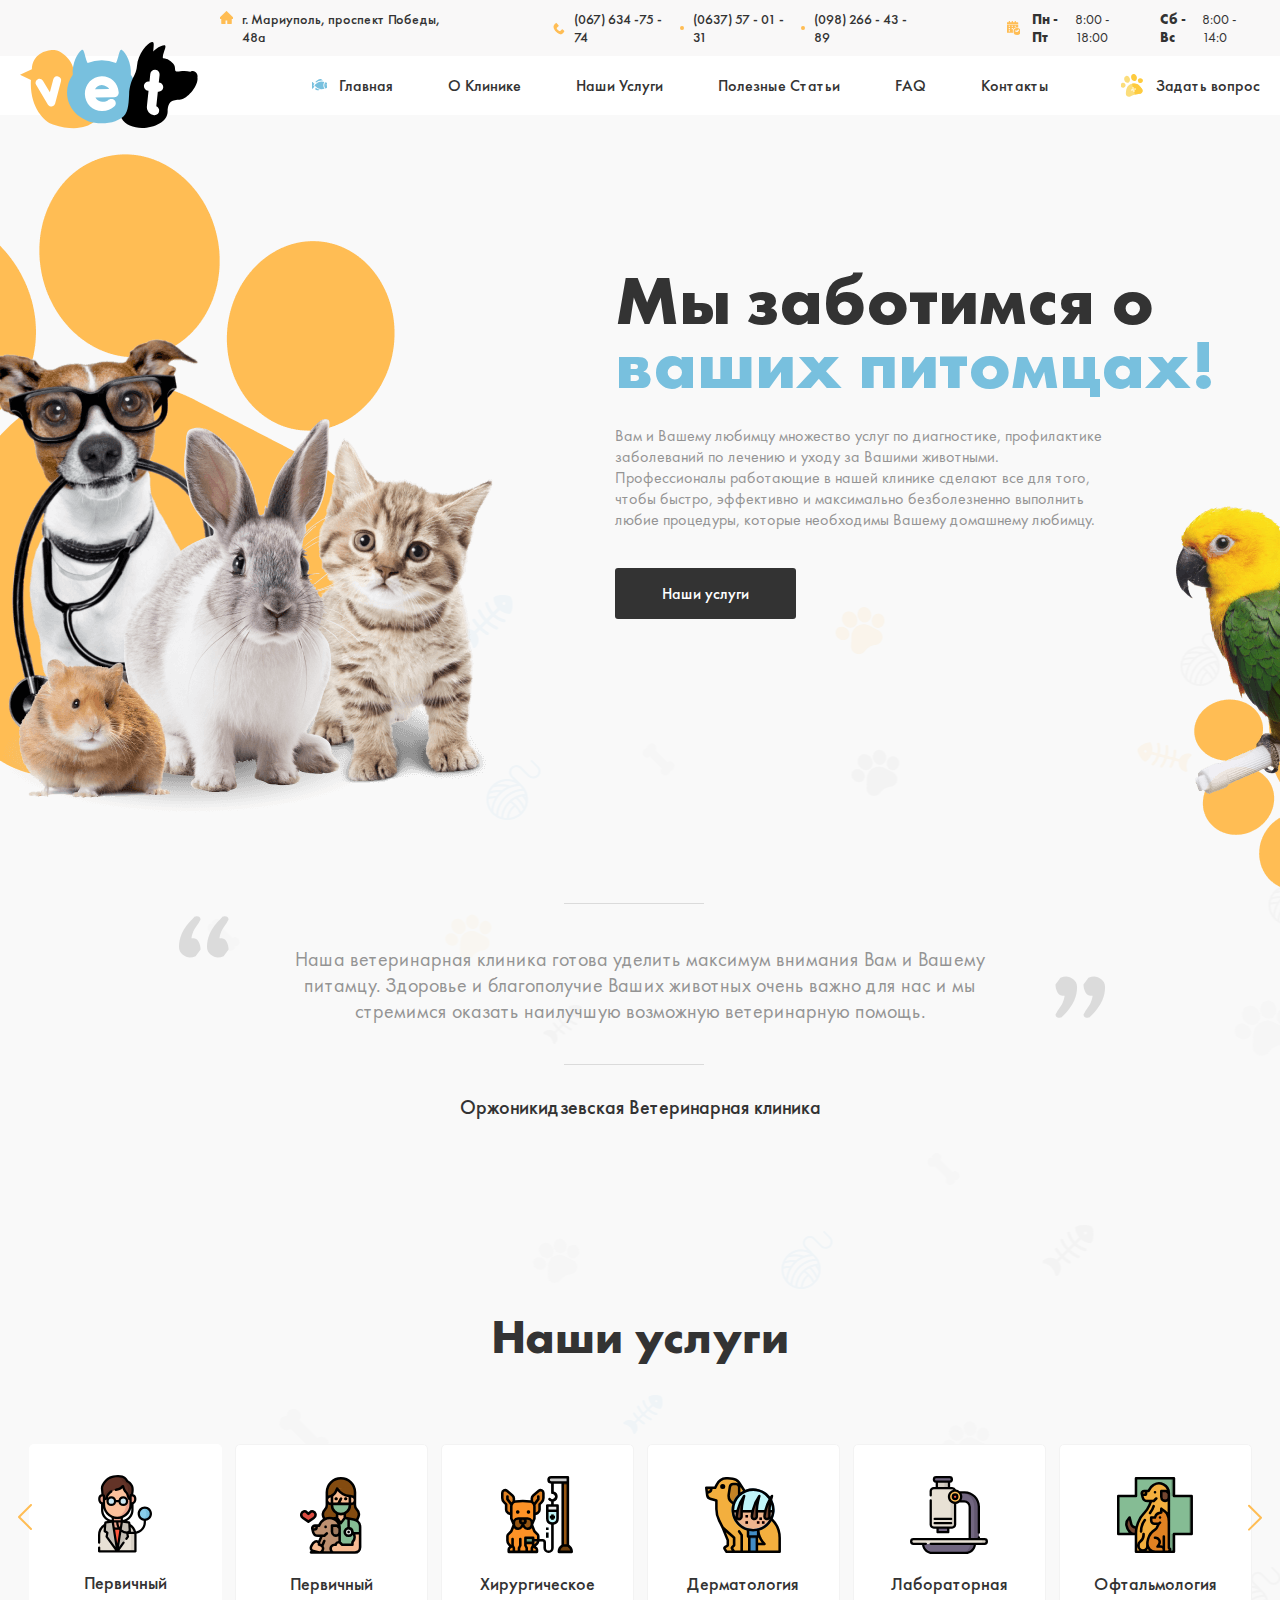
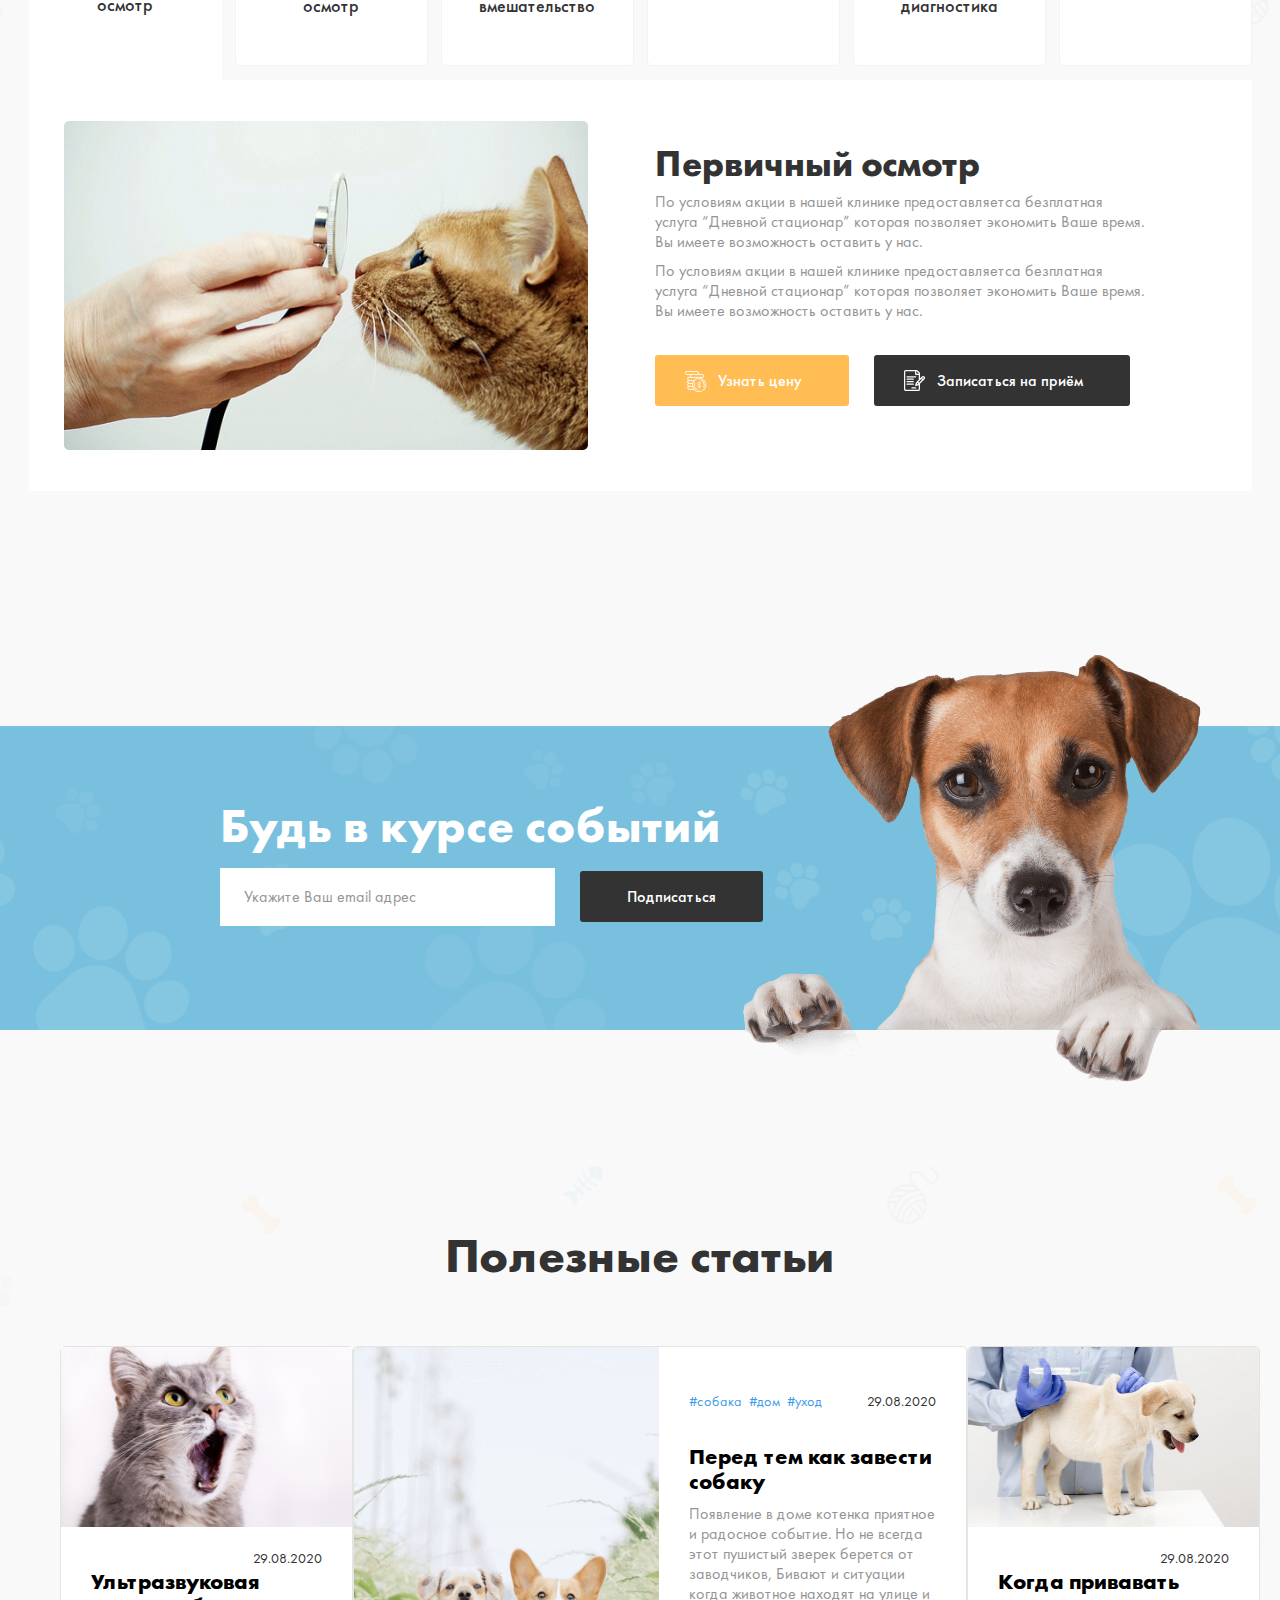
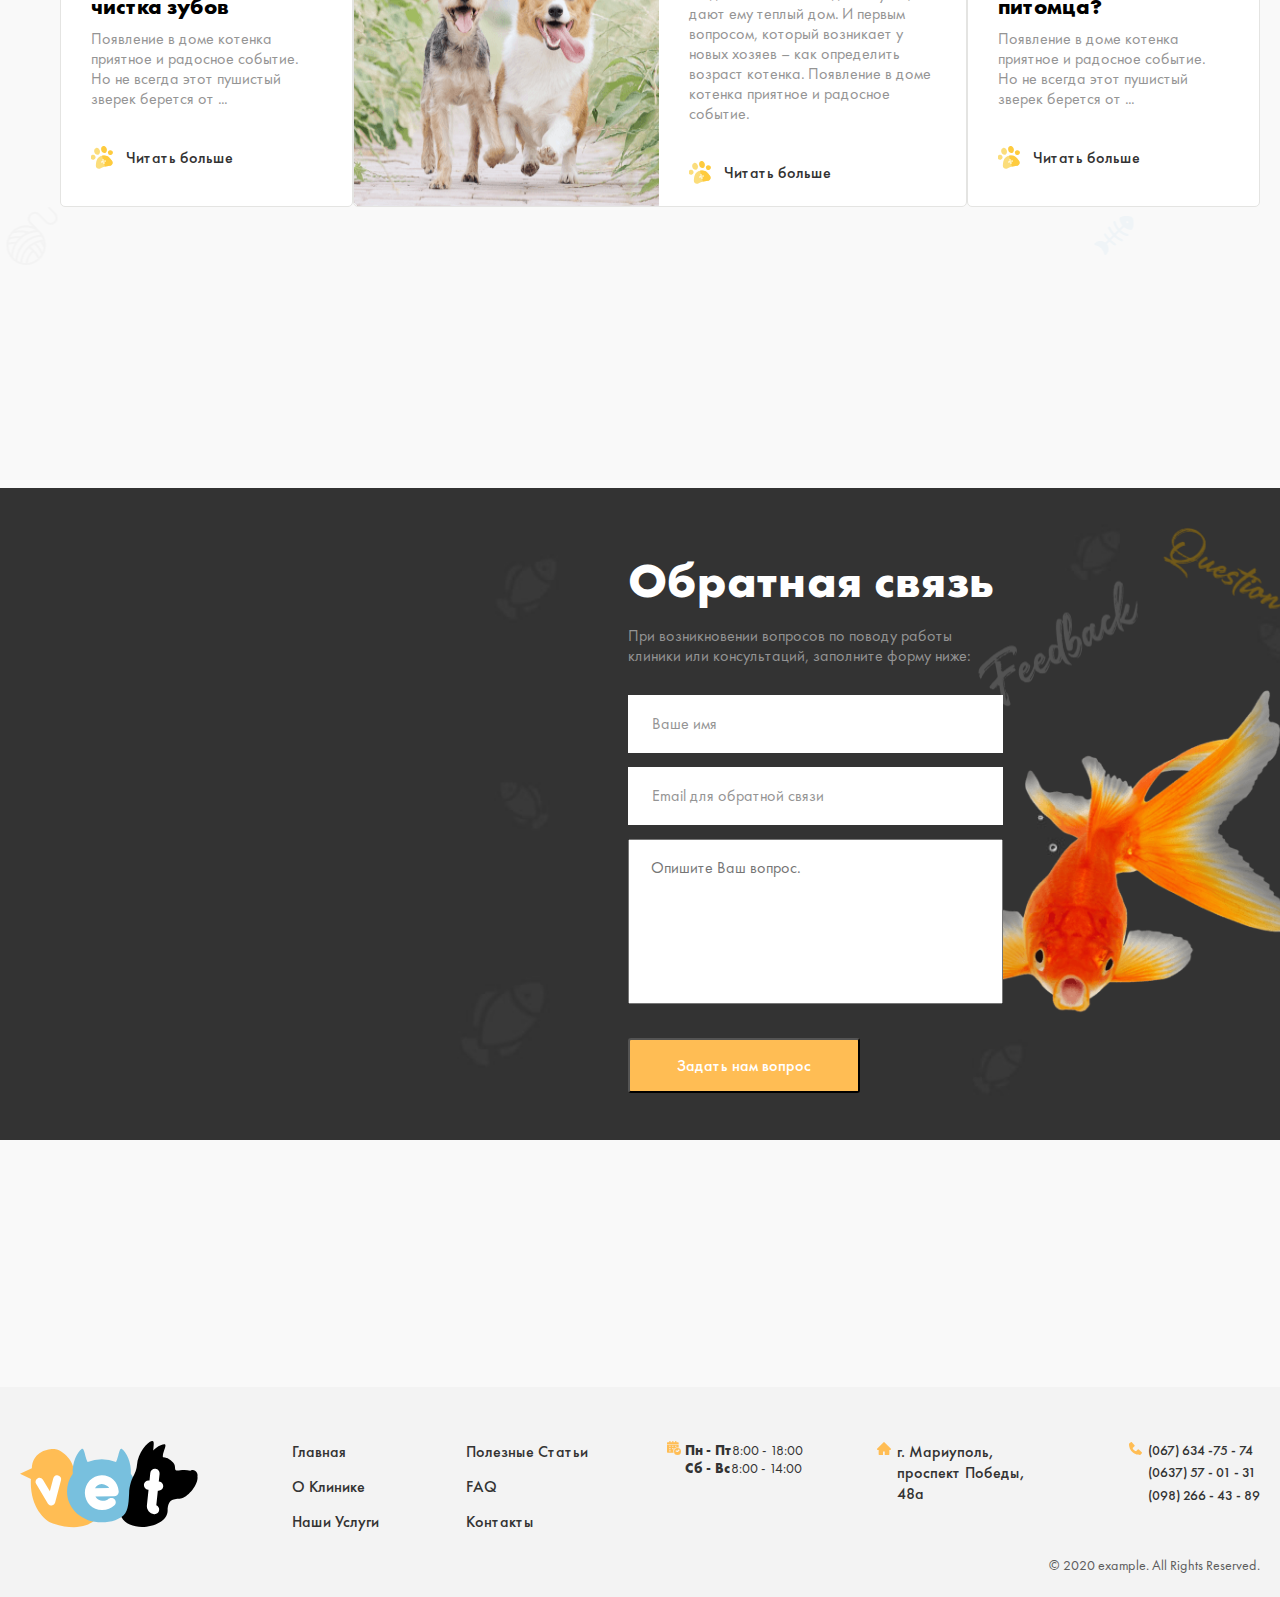
<file: index.html>
<!DOCTYPE html>
<html lang="ru">
<head>
  <meta charset="UTF-8">
  <meta http-equiv="X-UA-Compatible" content="IE=edge">
  <meta name="viewport" content="width=device-width, initial-scale=1.0">
  <title>Veterinary clinic</title>
  <!-- <link rel="stylesheet" href="./css/normalize.css"> -->
  <!-- <link rel="stylesheet" href="./css/main.css"> -->
  <link rel="stylesheet" href="./css/main.min.css">
</head>
<body>
  <!-- SITE HEADER START -->
  
  <header class="site-header">
    <div class="header-inner-top">
      <div class="container">
        <div class="header-inner-top-inner">
          <div class="header-addres">
            <address class="header-addres-text">г. Мариуполь, проспект Победы, 48а</address>
          </div>
          <div class="header-number">
            <ul class="header-number__list">
              <li class="header-number__list-item">
                <a href="tel:0676347574" class="header-number__list-link">(067) 634 -75 - 74</a>
              </li>
              <li class="header-number__list-item">
                <a href="tel:06375701331" class="header-number__list-link">(0637) 57 - 01 - 31</a>
              </li>
              <li class="header-number__list-item">
                <a href="tel:09826654389" class="header-number__list-link">(098) 266 - 43 - 89</a>
              </li>
            </ul>
          </div>
          <div class="header-data">
            <ul class="header-data__list">
              <li class="header-data__list-item">
                <time class="blenk" datetime="2021-07-05"><span>Пн - Пт </span>8:00 - 18:00</time>
              </li>
              <li class="header-data__list-item">
                <time class="blenk" datetime="2021-04-12"><span>Сб - Вс </span> 8:00 - 14:0 </time>
              </li>
            </ul>
          </div>
        </div>
      </div>
    </div>
    <div class="header-inner-bottom">
      <div class="container">
        <div class="header-inner-bottom-inner">
          <a class="header-logo" href="./index.html" >
            <img src="./images/logo.svg" alt="logo">
          </a>
          <nav class="nav">
            <ul class="nav__list">
              <li class="nav__list-item nav__list-item--active">
                <a href="./index.html" class="nav__list-link">Главная</a>
              </li>
              <li class="nav__list-item">
                <a href="./about.html" class="nav__list-link">О Клинике</a>
              </li>
              <li class="nav__list-item">
                <a href="./services.html" class="nav__list-link">Наши Услуги</a>
              </li>
              <li class="nav__list-item">
                <a href="./articles.html" class="nav__list-link">Полезные Статьи</a>
              </li>
              <li class="nav__list-item">
                <a href="./question.html" class="nav__list-link">FAQ</a>
              </li>
              <li class="nav__list-item">
                <a href="./contact.html" class="nav__list-link">Контакты</a>
              </li>
              
            </ul>
          </nav>
          <a class="btn-link" href="#">Задать вопрос</a>
        </div>
        
      </div>
    </div>
  </header>
  
  <!-- SITE HEADER END -->
  
  
  <!-- SITE MAIN START -->
  <main class="site-main">
    
    <section class="hero">
      <div class="container">
        <div class="banner">
          <h1 class="banner__title">Мы заботимся о <span class="banner__title-blue">ваших питомцах!</span> </h1>
          <p class="banner__text">Вам и Вашему любимцу множество услуг по диагностике, профилактике заболеваний по лечению и уходу за Вашими животными. Профессионалы работающие в нашей клинике сделают все для того, чтобы быстро, эффективно и максимально безболезненно выполнить любие процедуры, которые необходимы Вашему домашнему любимцу.</p>
          <a class="btn-dark" href="#">Наши услуги</a>
        </div>
      </div>
    </section>
    <section>
      <div class="container">
        <div class="quote">
          <h2 class="visually-hidden">Оржоникидзевская Ветеринарная клиника</h2>
          <blockquote class="quote__blockquote">
            Наша ветеринарная клиника готова уделить максимум внимания Вам и Вашему питамцу. Здоровье и благополучие Ваших животных очень важно для нас и мы стремимся оказать наилучшую возможную ветеринарную помощь.
          </blockquote>
          <h3 class="quote__text">Оржоникидзевская Ветеринарная клиника</h3>
        </div>
      </div>
    </section>
    <section>
      <div class="container">
        <div class="services">
          <h2 class="services__title">Наши услуги</h2>
          
          <div class="carusel">
            <button class="arrow-left" type="button"></button>
            <button class="arrow-right" type="button"></button>
            <ul class="card-list">
              <li class="card-list__item card-list__item--active ">
                <a href="#" class="card-list__link ">
                  <h3 class="card-list__link-text">Первичный осмотр</h3>
                </a>
              </li>
              <li class="card-list__item">
                <a href="#" class="card-list__link">
                  <h3 class="card-list__link-text">Первичный осмотр</h3>
                </a>
              </li>
              <li class="card-list__item">
                <a href="#" class="card-list__link">
                  <h3 class="card-list__link-text">Хирургическое вмешательство</h3>
                </a>
              </li>
              <li class="card-list__item">
                <a href="#" class="card-list__link">
                  <h3 class="card-list__link-text">Дерматология</h3>
                </a>
              </li>
              <li class="card-list__item">
                <a href="#" class="card-list__link">
                  <h3 class="card-list__link-text">Лабораторная диагностика</h3>
                </a>
              </li>
              <li class="card-list__item">
                <a href="#" class="card-list__link">
                  <h3 class="card-list__link-text">Офтальмология</h3>
                </a>
              </li>
              <li class="card-list__item">
                <a href="#" class="card-list__link">
                  <h3 class="card-list__link-text">УЗИ
                    диагностика</h3>
                  </a>
                </li>
                <li class="card-list__item">
                  <a href="#" class="card-list__link">
                    <h3 class="card-list__link-text">УЗИ
                      диагностика</h3>
                  </a>
                </li>
                
                <li class="card-list__item">
                  <a href="#" class="card-list__link">
                    <h3 class="card-list__link-text">Чипирование</h3>
                  </a>
                </li>
                <li class="card-list__item">
                  <a href="#" class="card-list__link">
                    <h3 class="card-list__link-text">Международные паспорта</h3>
                  </a>
                </li>
                <li class="card-list__item">
                  <a href="#" class="card-list__link">
                    <h3 class="card-list__link-text">Вакцинация</h3>
                  </a>
                </li>
                <li class="card-list__item">
                  <a href="#" class="card-list__link">
                    <h3 class="card-list__link-text">Стоматология</h3>
                  </a>
                </li>
              </ul>
            </div>
            <div class="carusel-inner">
              <img class="img-cad-carusel" src="./images/first-view-cat.jpg" srcset="./images/first-view-cat.jpg 1x, ./images/first-view-cat@2x.jpg 2x" alt="">
              <div class="carusel-card">
                <h4 class="carusel-card__title">Первичный осмотр</h4>
                <p class="carusel-card__text">По условиям акции в нашей клинике предоставляетса безплатная услуга “Дневной стационар” которая позволяет экономить Ваше время. Вы имеете возможность оставить у нас.</p>
                <p class="carusel-card__text">По условиям акции в нашей клинике предоставляетса безплатная услуга “Дневной стационар” которая позволяет экономить Ваше время. Вы имеете возможность оставить у нас.</p>
                <div class="btn-group">
                  <a class="btn-yellow btn-yellow--many " href="#">Узнать цену</a>
                  <a class="btn-dark btn-dark--document" href="#">Записаться на приём</a>
                </div>
              </div>
            </div>
          </div>
        </div>
      </section>
      <section class="notification">
        <div class="container">
          <div class="form-group">
            <h2 class="form-group__title" >Будь в курсе событий</h2>
            <form class="form" action="https://echo.htmlacademy.ru/courses" method="post" autocomplete="off">
              <input class="input" type="email" aria-label="Enter your gmail" name="gmail" placeholder="Укажите Ваш email адрес" required> <button type="submit" class="btn-dark btn-right">Подписаться</button>
            </form>
          </div>
        </div>
      </section>
      <section class="useful-articles">
        <div class="container">
          <div class="articles-wrapper">
            <h2 class="articles-text">Полезные статьи</h2>
            <ul class="articles-list">
              <li class="articles-list__item">
                <div class="articles-list__img">
                  <img src="./images/useful-quote-img-1.jpg" srcset="./images/useful-quote-img-1@2x.jpg 1x, ./images/useful-quote-img-1@2x.jpg 2x" alt="quote">
                </div>
                <div class="contemt">
                  <div class="data">
                    <ul class="data__list">
                      <li class="data__list-item">
                        <a href="#" class="data__list-link">
                          #собака
                        </a>
                      </li>
                      <li class="data__list-item">
                        <a href="#" class="data__list-link">
                          #дом
                        </a>
                      </li>
                      <li class="data__list-item">
                        <a href="#" class="data__list-link">
                          #уход
                        </a>
                      </li>
                    </ul>
                    <time class="blenk" datetime="2021-07-05">29.08.2020</time>
                  </div>
                  <h3 class="contemt__title">
                    Ультразвуковая чистка зубов
                  </h3>
                  <p class="contemt__text contemt__text--active">
                    Появление в доме котенка приятное и радосное событие. Но не всегда этот пушистый зверек берется от ...
                  </p>
                  <p class="contemt__text contemt__text--active-one">
                    Появление в доме котенка приятное и радосное событие. Но не всегда этот пушистый зверек берется от заводчиков, Бивают и ситуации когда животное находят на улице и дают ему теплый дом. И первым вопросом, который возникает у новых хозяев – как определить возраст котенка. Появление в доме котенка приятное и радосное событие.
                  </p>
                  <a class="btn-link" href="./servicesOpen.html">Читать больше</a>
                </div>
              </li>
              <li class="articles-list__item articles-list__item--active">
                <div class="articles-list__img">
                  <img src="./images/useful-quote-img-2.png"   srcset="./images/useful-quote-img-2.png 1x, ./images/useful-quote-img-2@2x.png 2x" alt="quote">
                </div>
                <div class="contemt">
                  <div class="data">
                    <ul class="data__list">
                      <li class="data__list-item">
                        <a href="#" class="data__list-link">
                          #собака
                        </a>
                      </li>
                      <li class="data__list-item">
                        <a href="#" class="data__list-link">
                          #дом
                        </a>
                      </li>
                      <li class="data__list-item">
                        <a href="#" class="data__list-link">
                          #уход
                        </a>
                      </li>
                    </ul>
                    <time class="blenk" datetime="2021-07-05">29.08.2020</time>
                  </div>
                  <h3 class="contemt__title">
                    Перед тем как завести собаку
                  </h3>
                  <p class="contemt__text contemt__text--active ">
                    Появление в доме котенка приятное и радосное событие. Но не всегда этот пушистый зверек берется от ...
                  </p>
                  <p class="contemt__text contemt__text--active-one">
                    Появление в доме котенка приятное и радосное событие. Но не всегда этот пушистый зверек берется от заводчиков, Бивают и ситуации когда животное находят на улице и дают ему теплый дом. И первым вопросом, который возникает у новых хозяев – как определить возраст котенка. Появление в доме котенка приятное и радосное событие.
                  </p>
                  <a class="btn-link btn-top" href="./servicesOpen.html">Читать больше</a>
                </div>
              </li>
              <li class="articles-list__item ">
                <div class="articles-list__img">
                  <img src="./images/useful-quote-img-3.png" srcset="./images/useful-quote-img-3@2x.png 1x, ./images/useful-quote-img-3@2x.png 2x" alt="quote">
                </div>
                <div class="contemt">
                  <div class="data">
                    <ul class="data__list">
                      <li class="data__list-item">
                        <a href="#" class="data__list-link">
                          #собака
                        </a>
                      </li>
                      <li class="data__list-item">
                        <a href="#" class="data__list-link">
                          #дом
                        </a>
                      </li>
                      <li class="data__list-item">
                        <a href="#" class="data__list-link">
                          #уход
                        </a>
                      </li>
                    </ul>
                    <time class="blenk" datetime="2021-07-05">29.08.2020</time>
                  </div>
                  <h3 class="contemt__title">
                    Когда привавать питомца?
                  </h3>
                  <p class="contemt__text contemt__text--active">
                    Появление в доме котенка приятное и радосное событие. Но не всегда этот пушистый зверек берется от ...
                  </p>
                  <p class="contemt__text contemt__text--active-one">
                    Появление в доме котенка приятное и радосное событие. Но не всегда этот пушистый зверек берется от заводчиков, Бивают и ситуации когда животное находят на улице и дают ему теплый дом. И первым вопросом, который возникает у новых хозяев – как определить возраст котенка. Появление в доме котенка приятное и радосное событие.
                  </p>
                  <a class="btn-link" href="./servicesOpen.html">Читать больше</a>
                </div>
              </li>
            </ul>
          </div>
        </div>
      </section>
      <section class="feedback">
        <div class="container-fluid">
          <iframe src="https://www.google.com/maps/embed?pb=!1m18!1m12!1m3!1d2996.2549626440723!2d69.24301841536092!3d41.325068879269914!2m3!1f0!2f0!3f0!3m2!1i1024!2i768!4f13.1!3m3!1m2!1s0x38ae8bfaedfe3e1d%3A0x23ac4a5a705b84ab!2sNajot%20ta&#39;lim!5e0!3m2!1sru!2s!4v1658164958655!5m2!1sru!2s" width="462" height="652" style="border:0;" loading="lazy" referrerpolicy="no-referrer-when-downgrade"></iframe>
          <div class="feedback-card">
            <h2 class="feedback-card__title">Обратная связь</h2>
            <p class="feedback-card__text">При возникновении вопросов по поводу работы клиники или консультаций, заполните форму ниже:</p>
            <form class="form" action="https://echo.htmlacademy.ru/courses" method="post" autocomplete="off">
              <input class="input" aria-label="enter your name" type="text" name="last_name" minlength="2" placeholder="Ваше имя" required>
              <input class="input" aria-label="enter your email" type="email" name="email" placeholder="Email для обратной связи" required>
              <textarea class="textarea" aria-label="enter your text" placeholder="Опишите Ваш вопрос." name="feedback" cols="30" rows="10"></textarea>
              <button class="btn-yellow" type="submit">Задать нам вопрос</button>
            </form>
          </div>
        </div> 
      </section>
    </main>
    
    <!-- SITE MAIN END -->
    
    <!-- SITE FOOTER START -->
    <footer class="site-footer">
      <div class="footer-top"></div>
      <div class="footer-inner-bottom">
        <div class="container">
          <div class="footer-inner-bottom-inner">
            <a class="footer-logo" href="./index.html" >
              <img src="./images/logo.svg" alt="logo">
            </a>
            <div class="footer-lists footer">
              <ul class="footer__list">
                <li class="footer__list-item footer__list-item--active">
                  <a href="./index.html" class="footer__list-link">Главная</a>
                </li>
                <li class="footer__list-item">
                  <a href="#" class="footer__list-link">О Клинике</a>
                </li>
                <li class="footer__list-item">
                  <a href="#" class="footer__list-link">Наши Услуги</a>
                </li>
                
              </ul>
              <ul class="footer__list">
                <li class="footer__list-item">
                  <a href="#" class="footer__list-link">Полезные Статьи</a>
                </li>
                <li class="footer__list-item">
                  <a href="./question.html" class="footer__list-link">FAQ</a>
                </li>
                <li class="footer__list-item">
                  <a href="./contact.html" class="footer__list-link">Контакты</a>
                </li>
                
              </ul>
            </div>
            
            <div class="footer-data">
              <ul class="footer-data__list">
                <li class="footer-data__list-item">
                  <time class="blenk" datetime="2021-07-05"><span>Пн - Пт</span> 8:00 - 18:00</time>
                </li>
                <li class="footer-data__list-item">
                  <time class="blenk" datetime="2021-04-12"><span>Сб - Вс </span> 8:00 - 14:00</time>
                </li>
              </ul>
            </div>
            <div class="footer-addres">
              <address class="footer-addres-text">г. Мариуполь, проспект Победы, 48а</address>
            </div>
            <div class="footer-number">
              <ul class="footer-number__list">
                <li class="footer-number__list-item">
                  <a href="tel:0676347574" class="footer-number__list-link">(067) 634 -75 - 74</a>
                </li>
                <li class="footer-number__list-item">
                  <a href="tel:06375701331" class="footer-number__list-link">(0637) 57 - 01 - 31</a>
                </li>
                <li class="footer-number__list-item">
                  <a href="tel:09826654389" class="footer-number__list-link">(098) 266 - 43 - 89</a>
                </li>
              </ul>
              
            </div>
            
          </div>
          <p class="footer-text">© 2020 example. All Rights Reserved.</p>
        </div>
      </div>
      
    </footer>
    <!-- SITE FOOTER END -->
    <div class="modal">
      <div class="modal-card">
        <button class="close-btn" type="button"><img src="./images/close.svg" alt="close"></button>
        <div class="modal__btn-group">
          <p class="modal__text">Авторизация:</p>
          <a class="google" href="#" target="blank">Войти через Google</a>
          <a class="fasebook" href="#" target="blank">Войти через Facebook</a>
        </div>
        <div class="modal__form">
          <h3 class="modal__title">Задать вопрос</h3>
          <form class="form" action="https://echo.htmlacademy.ru/courses" method="post" autocomplete="off">
            <input class="input" aria-label="enter your name" type="text" name="last_name" minlength="2" placeholder="Ваше имя" required>
            <textarea class="textarea" aria-label="enter your text" placeholder="Опишите Ваш вопрос." name="feedback" cols="30" rows="10"></textarea>
            <button class="btn-dark" type="submit">Отправить </button>
          </form>
        </div>
      </div>
    </div>
    <script src="./js/main.js"></script>
  </body>
  </html>
</file>
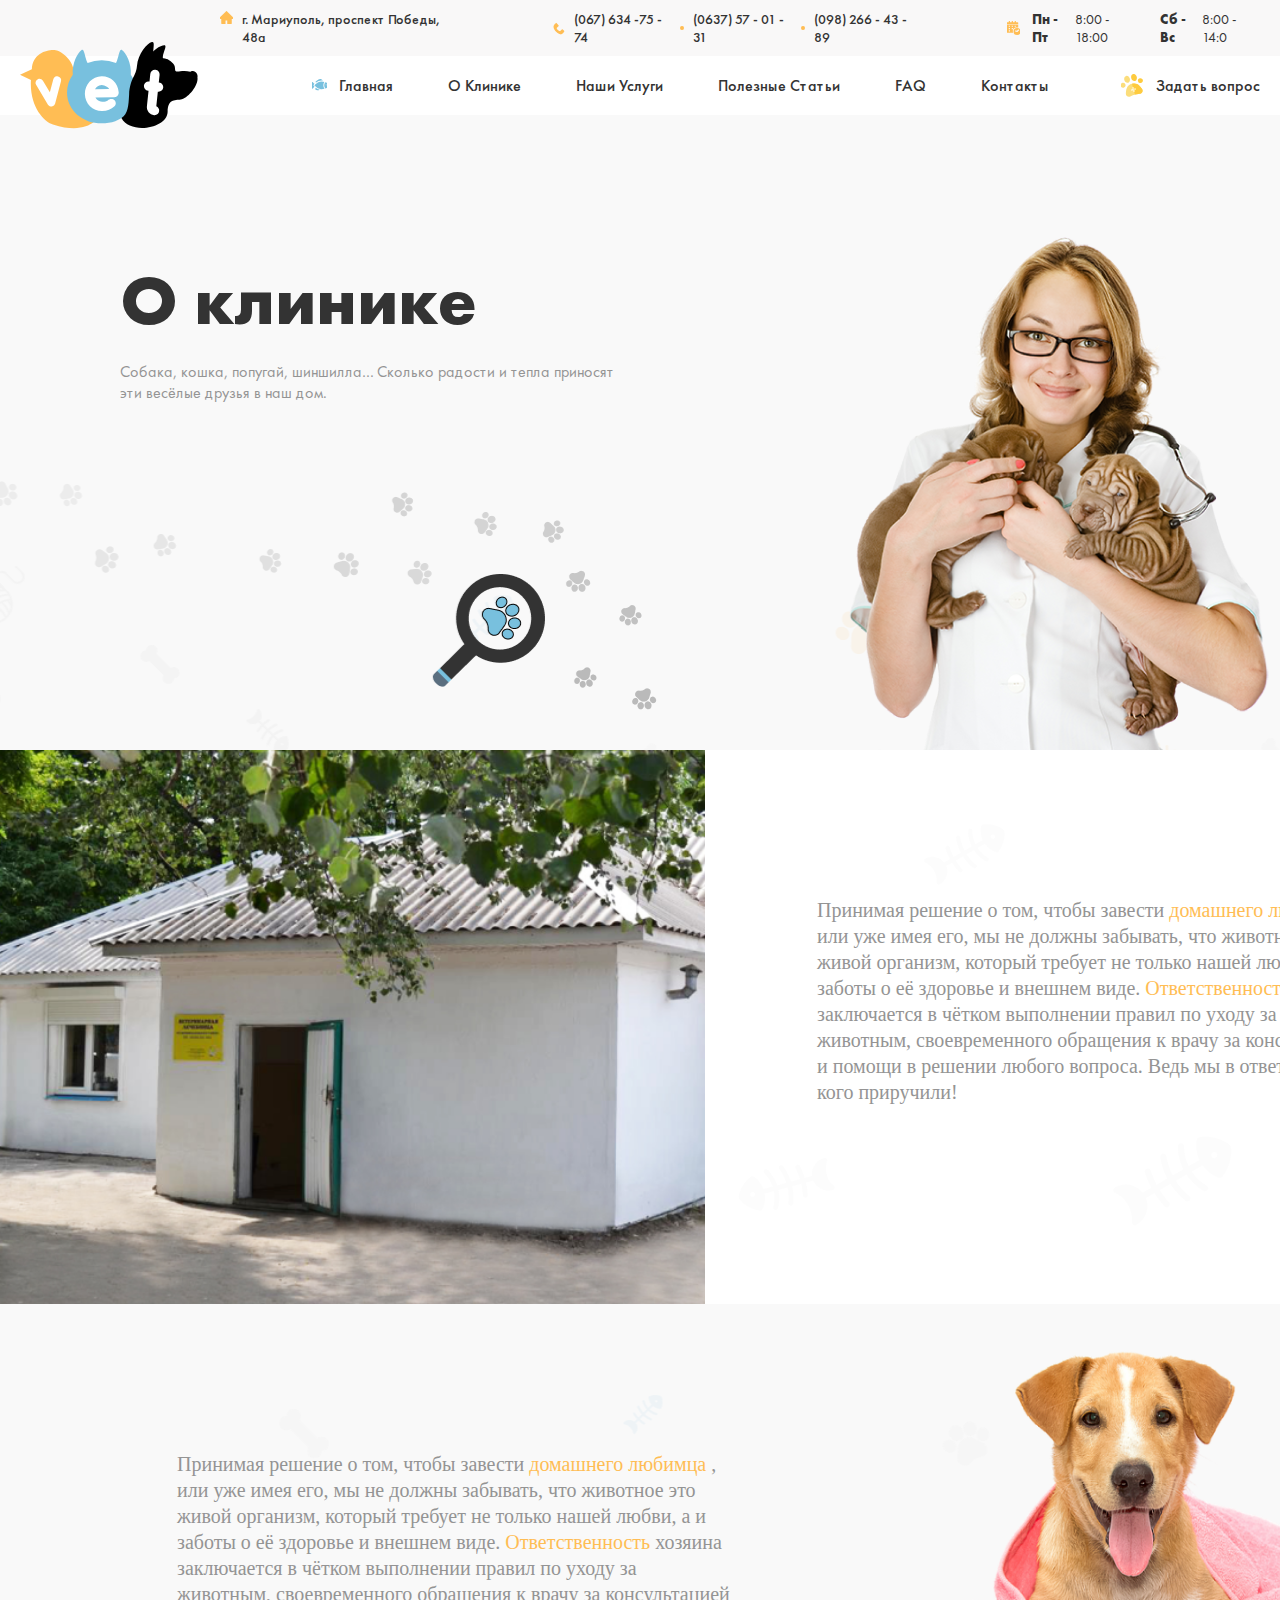
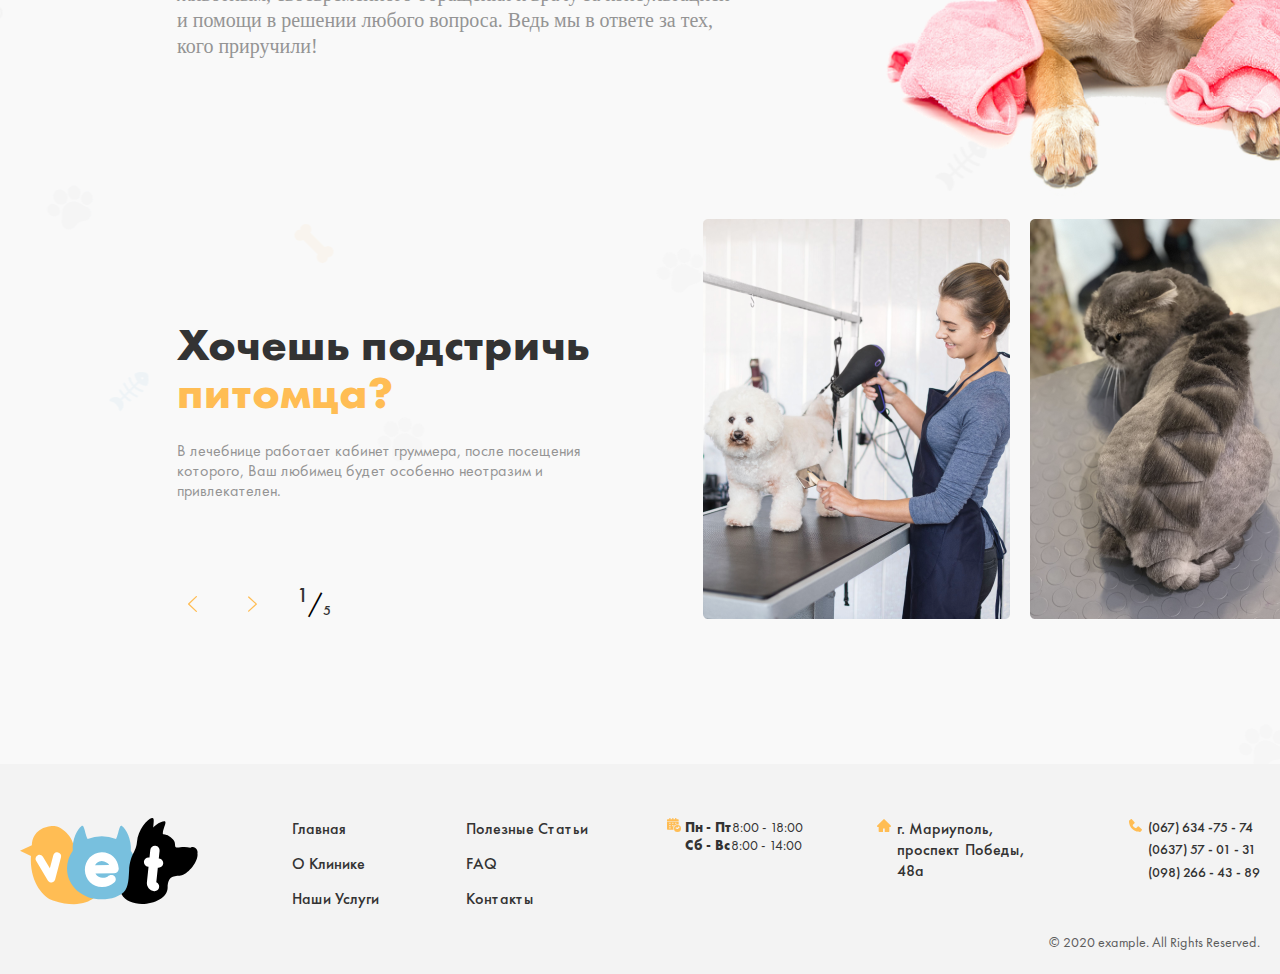
<file: about.html>
<!DOCTYPE html>
<html lang="ru">
<head>
  <meta charset="UTF-8">
  <meta http-equiv="X-UA-Compatible" content="IE=edge">
  <meta name="viewport" content="width=device-width, initial-scale=1.0">
  <title>Veterinary clinic</title>
  <!-- <link rel="stylesheet" href="./css/normalize.css"> -->
  <!-- <link rel="stylesheet" href="./css/main.css"> -->
  <link rel="stylesheet" href="./css/main.min.css">
</head>
<body>
  
  
  
  <!-- SITE HEADER START -->
  
  <header class="site-header">
    <div class="header-inner-top">
      <div class="container">
        <div class="header-inner-top-inner">
          <div class="header-addres">
            <address class="header-addres-text">г. Мариуполь, проспект Победы, 48а</address>
          </div>
          <div class="header-number">
            <ul class="header-number__list">
              <li class="header-number__list-item">
                <a href="tel:0676347574" class="header-number__list-link">(067) 634 -75 - 74</a>
              </li>
              <li class="header-number__list-item">
                <a href="tel:06375701331" class="header-number__list-link">(0637) 57 - 01 - 31</a>
              </li>
              <li class="header-number__list-item">
                <a href="tel:09826654389" class="header-number__list-link">(098) 266 - 43 - 89</a>
              </li>
            </ul>
          </div>
          <div class="header-data">
            <ul class="header-data__list">
              <li class="header-data__list-item">
                <time class="blenk" datetime="2021-07-05"><span>Пн - Пт </span>8:00 - 18:00</time>
              </li>
              <li class="header-data__list-item">
                <time class="blenk" datetime="2021-04-12"><span>Сб - Вс </span> 8:00 - 14:0 </time>
              </li>
            </ul>
          </div>
        </div>
      </div>
    </div>
    <div class="header-inner-bottom">
      <div class="container">
        <div class="header-inner-bottom-inner">
          <a class="header-logo" href="./index.html" >
            <img src="./images/logo.svg" alt="logo">
          </a>
          <nav class="nav">
            <ul class="nav__list">
              <li class="nav__list-item nav__list-item--active">
                <a href="./index.html" class="nav__list-link">Главная</a>
              </li>
              <li class="nav__list-item">
                <a href="./about.html" class="nav__list-link">О Клинике</a>
              </li>
              <li class="nav__list-item">
                <a href="./services.html" class="nav__list-link">Наши Услуги</a>
              </li>
              <li class="nav__list-item">
                <a href="articles.html" class="nav__list-link">Полезные Статьи</a>
              </li>
              <li class="nav__list-item">
                <a href="./question.html" class="nav__list-link">FAQ</a>
              </li>
              <li class="nav__list-item">
                <a href="contact.html" class="nav__list-link">Контакты</a>
              </li>
              
            </ul>
          </nav>
          <a class="btn-link" href="#">Задать вопрос</a>
        </div>
        
      </div>
    </div>
  </header>
  
  <!-- SITE HEADER END -->
  
  
  <!-- SITE MAIN START -->
  <main class="site-main">
    
    <section class="about-hero">
      <div class="container">
        <div class="about-banner banner">
          <h2 class="banner__title">О клинике</h2>
          <p class="banner__text">Собака, кошка, попугай, шиншилла… Сколько радости и тепла приносят эти весёлые друзья в наш дом.  </p>
        </div>
      </div>
  </section>
  <section class="about-card">
    <div class="container-fluid">
      <div class="card-wrapper">
        <img src="./images/MaskGroup.png" alt="home">
         <div class="about-content about-content--white">
          <p class="about-conten__text" >
            Принимая решение о том, чтобы завести <span>домашнего любимца</span> , или уже имея его, мы не должны забывать, что животное это живой организм, который требует не только нашей любви, а и заботы о её здоровье и  внешнем виде. <span>Ответственность</span> хозяина заключается в чётком выполнении правил по уходу за животным, своевременного обращения к врачу за консультацией и помощи в решении любого вопроса. Ведь мы в ответе за тех, кого приручили!
          </p>
         </div>
      </div>
      </div>
  </section>
  <section class="about-card">
    <div class="container-fluid">
      <div class="card-wrapper">
        <div class="about-content about-content--paddeng ">
          <p class="about-conten__text" >
            Принимая решение о том, чтобы завести <span>домашнего любимца</span> , или уже имея его, мы не должны забывать, что животное это живой организм, который требует не только нашей любви, а и заботы о её здоровье и  внешнем виде. <span>Ответственность</span> хозяина заключается в чётком выполнении правил по уходу за животным, своевременного обращения к врачу за консультацией и помощи в решении любого вопроса. Ведь мы в ответе за тех, кого приручили!
          </p>
       
        </div>
        <img src="./images/kisspng-dog-breed-puppy-dog-grooming-pet-dog-wash-5b131e5aad1807 1.png" alt="dog">
      </div>
  
      
      </div>
  </section>
  <section class="about-slider">
  <div class="container-fluid container-fluid--center">
    <div class="about-texts">
      <h1 class="tests-title">
        Хочешь подстричь <span>питомца?</span>
      </h1>
      <p class="texts-text">В лечебнице работает кабинет груммера, после посещения которого, Ваш любимец будет особенно неотразим и привлекателен.</p>

      <div class="btn-group-slider">
        <button type="button" class="arrow-left"></button>
        <button type="button" class="arrow-right" ></button>
        <span class="number"><sup>1</sup>/<sub>5</sub></span>
      </div>
    </div>
    <ul class="list">
      <li class="list-item">
        <img src="./images/fen.png"  srcset="./images/fen.png 1x, ./images/fen@2x.png 2x" alt="">
      </li>
      <li class="list-item">
        <img src="./images/cat-hair.png"  srcset="./images/cat-hair.png 1x, ./images/cat-hair@2x.png 2x" alt="">
      </li>
      <li class="list-item">
        <img src="./images/dog-hair.png"  srcset="./images/dog-hair.png 1x, ./images/dog-hair@2x.png 2x" alt="">
      </li>
    </ul>
  </div>
  </section>
    </main>
    
    <!-- SITE MAIN END -->
    
    <!-- SITE FOOTER START -->
    <footer class="site-footer">
      <div class="footer-top about-footer"></div>
      <div class="footer-inner-bottom">
        <div class="container">
          <div class="footer-inner-bottom-inner">
            <a class="footer-logo" href="./index.html" >
              <img src="./images/logo.svg" alt="logo">
            </a>
            <div class="footer-lists footer">
              <ul class="footer__list">
                <li class="footer__list-item footer__list-item--active">
                  <a href="./index.html" class="footer__list-link">Главная</a>
                </li>
                <li class="footer__list-item">
                  <a href="#" class="footer__list-link">О Клинике</a>
                </li>
                <li class="footer__list-item">
                  <a href="#" class="footer__list-link">Наши Услуги</a>
                </li>
                
              </ul>
              <ul class="footer__list">
                <li class="footer__list-item">
                  <a href="#" class="footer__list-link">Полезные Статьи</a>
                </li>
                <li class="footer__list-item">
                  <a href="./question.html" class="footer__list-link">FAQ</a>
                </li>
                <li class="footer__list-item">
                  <a href="#" class="footer__list-link">Контакты</a>
                </li>
                
              </ul>
            </div>
            
            <div class="footer-data">
              <ul class="footer-data__list">
                <li class="footer-data__list-item">
                  <time class="blenk" datetime="2021-07-05"><span>Пн - Пт</span> 8:00 - 18:00</time>
                </li>
                <li class="footer-data__list-item">
                  <time class="blenk" datetime="2021-04-12"><span>Сб - Вс </span> 8:00 - 14:00</time>
                </li>
              </ul>
            </div>
            <div class="footer-addres">
              <address class="footer-addres-text">г. Мариуполь, проспект Победы, 48а</address>
            </div>
            <div class="footer-number">
              <ul class="footer-number__list">
                <li class="footer-number__list-item">
                  <a href="tel:0676347574" class="footer-number__list-link">(067) 634 -75 - 74</a>
                </li>
                <li class="footer-number__list-item">
                  <a href="tel:06375701331" class="footer-number__list-link">(0637) 57 - 01 - 31</a>
                </li>
                <li class="footer-number__list-item">
                  <a href="tel:09826654389" class="footer-number__list-link">(098) 266 - 43 - 89</a>
                </li>
              </ul>
              
            </div>
            
          </div>
          <p class="footer-text">© 2020 example. All Rights Reserved.</p>
        </div>
      </div>
      
    </footer>
    <!-- SITE FOOTER END -->
    <div class="modal">
      <div class="modal-card">
        <button class="close-btn" type="button"><img src="./images/close.svg" alt="close"></button>
        <div class="modal__btn-group">
          <p class="modal__text">Авторизация:</p>
          <a class="google" href="#" target="blank">Войти через Google</a>
          <a class="fasebook" href="#" target="blank">Войти через Facebook</a>
        </div>
        <div class="modal__form">
          <h3 class="modal__title">Задать вопрос</h3>
          <form class="form" action="https://echo.htmlacademy.ru/courses" method="post" autocomplete="off">
            <input class="input" aria-label="enter your name" type="text" name="last_name" minlength="2" placeholder="Ваше имя" required>
            <textarea class="textarea" aria-label="enter your text" placeholder="Опишите Ваш вопрос." name="feedback" cols="30" rows="10"></textarea>
            <button class="btn-dark" type="submit">Отправить </button>
          </form>
        </div>
      </div>
    </div>
    <script src="./js/main.js"></script>
  </body>
  </html>
</file>
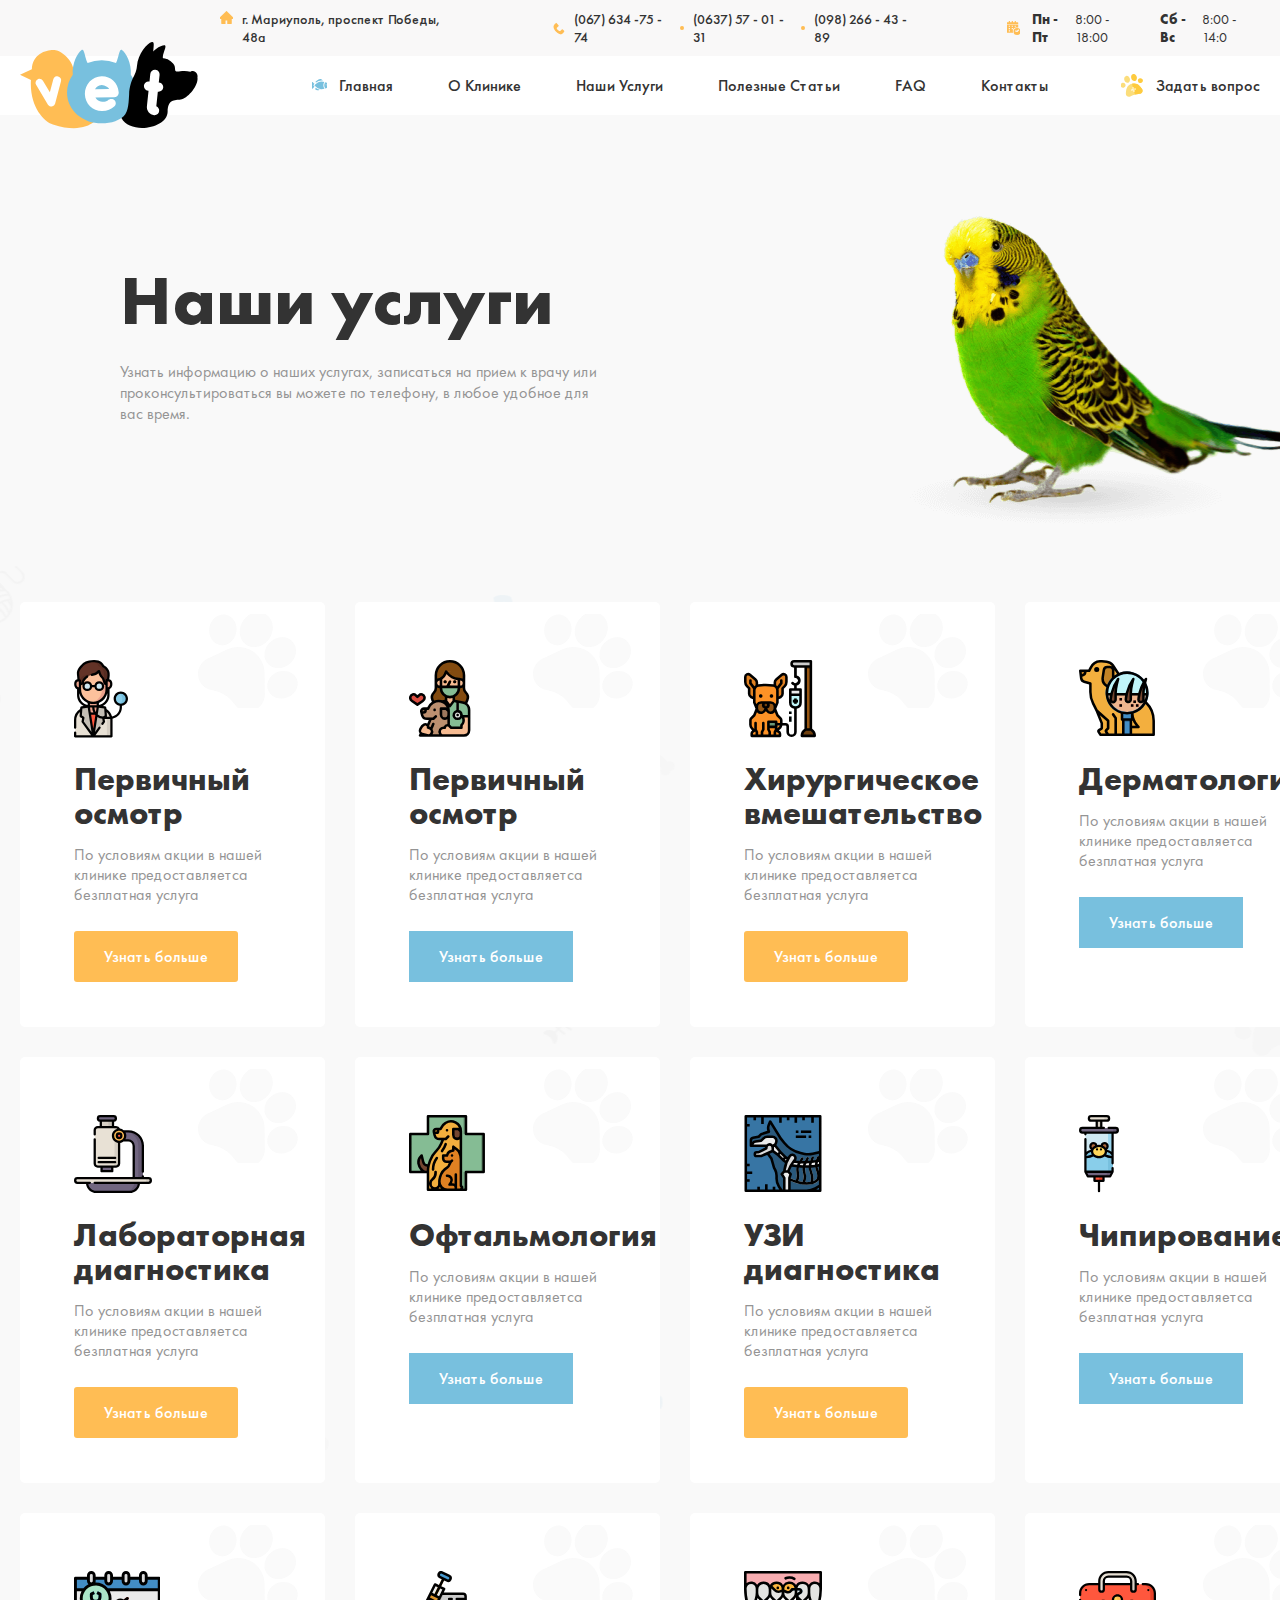
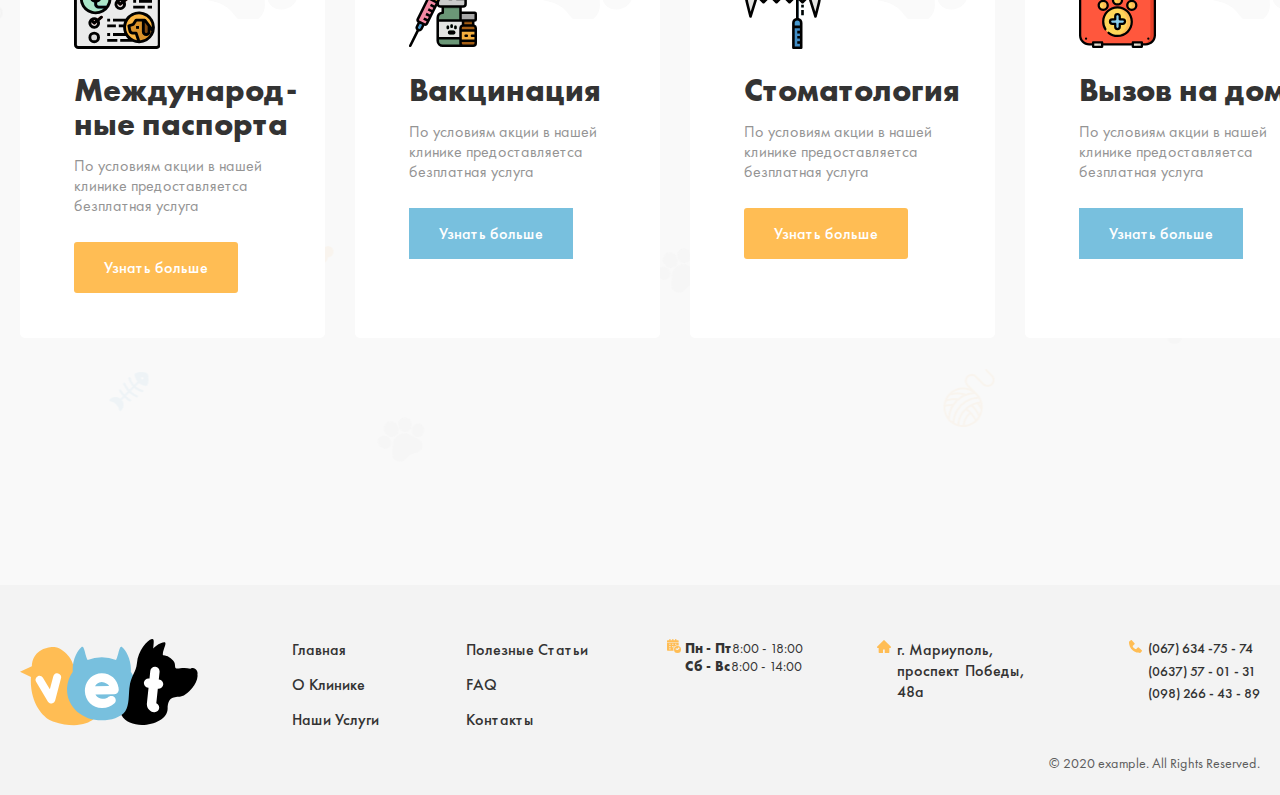
<file: services.html>
<!DOCTYPE html>
<html lang="ru">
<head>
  <meta charset="UTF-8">
  <meta http-equiv="X-UA-Compatible" content="IE=edge">
  <meta name="viewport" content="width=device-width, initial-scale=1.0">
  <title>Veterinary clinic</title>
  <!-- <link rel="stylesheet" href="./css/normalize.css"> -->
  <!-- <link rel="stylesheet" href="./css/main.css"> -->
  <link rel="stylesheet" href="./css/main.min.css">
</head>
<body>
  
  
  
  <!-- SITE HEADER START -->
  
  <header class="site-header">
    <div class="header-inner-top">
      <div class="container">
        <div class="header-inner-top-inner">
          <div class="header-addres">
            <address class="header-addres-text">г. Мариуполь, проспект Победы, 48а</address>
          </div>
          <div class="header-number">
            <ul class="header-number__list">
              <li class="header-number__list-item">
                <a href="tel:0676347574" class="header-number__list-link">(067) 634 -75 - 74</a>
              </li>
              <li class="header-number__list-item">
                <a href="tel:06375701331" class="header-number__list-link">(0637) 57 - 01 - 31</a>
              </li>
              <li class="header-number__list-item">
                <a href="tel:09826654389" class="header-number__list-link">(098) 266 - 43 - 89</a>
              </li>
            </ul>
          </div>
          <div class="header-data">
            <ul class="header-data__list">
              <li class="header-data__list-item">
                <time class="blenk" datetime="2021-07-05"><span>Пн - Пт </span>8:00 - 18:00</time>
              </li>
              <li class="header-data__list-item">
                <time class="blenk" datetime="2021-04-12"><span>Сб - Вс </span> 8:00 - 14:0 </time>
              </li>
            </ul>
          </div>
        </div>
      </div>
    </div>
    <div class="header-inner-bottom">
      <div class="container">
        <div class="header-inner-bottom-inner">
          <a class="header-logo" href="./index.html" >
            <img src="./images/logo.svg" alt="logo">
          </a>
          <nav class="nav">
            <ul class="nav__list">
              <li class="nav__list-item nav__list-item--active">
                <a href="./index.html" class="nav__list-link">Главная</a>
              </li>
              <li class="nav__list-item">
                <a href="./about.html" class="nav__list-link">О Клинике</a>
              </li>
              <li class="nav__list-item">
                <a href="./services.html" class="nav__list-link">Наши Услуги</a>
              </li>
              <li class="nav__list-item">
                <a href="./articles.html" class="nav__list-link">Полезные Статьи</a>
              </li>
              <li class="nav__list-item">
                <a href="./question.html" class="nav__list-link">FAQ</a>
              </li>
              <li class="nav__list-item">
                <a href="./contact.html" class="nav__list-link">Контакты</a>
              </li>
              
            </ul>
          </nav>
          <a class="btn-link" href="#">Задать вопрос</a>
        </div>
        
      </div>
    </div>
  </header>
  
  <!-- SITE HEADER END -->
  
  
  <!-- SITE MAIN START -->
  <main class="site-main">
    
    <section class="services-hero">
      <div class="container">
        <div class="services-banner banner">
          <h2 class="banner__title">Наши услуги</h2>
          <p class="banner__text">Узнать информацию о наших услугах, записаться на прием к врачу или проконсультироваться вы можете по телефону, в любое удобное для вас время.</p>
        </div>
      </div>
  </section>
  <section class="services-card">
    <div class="container">
      
      <ul class="services-card__list">
        <li class="services-card__list-item">
          <h3 class="services-card__title" >Первичный осмотр</h3>
          <p class="services-card__text">По условиям акции в нашей клинике предоставляетса безплатная услуга</p>
          <a class="btn-yellow btn-yellow-card" href="#">Узнать больше</a>
        </li>
        <li class="services-card__list-item">
          <h3 class="services-card__title" >Первичный осмотр</h3>
          <p class="services-card__text">По условиям акции в нашей клинике предоставляетса безплатная услуга</p>
          <a class="btn-info" href="#">Узнать больше</a>
        </li>
        <li class="services-card__list-item">
          <h3 class="services-card__title" >Хирургическое вмешательство</h3>
          <p class="services-card__text">По условиям акции в нашей клинике предоставляетса безплатная услуга</p>
          <a class="btn-yellow btn-yellow-card" href="#">Узнать больше</a>
        </li>
        <li class="services-card__list-item">
          <h3 class="services-card__title" >Дерматология</h3>
          <p class="services-card__text">По условиям акции в нашей клинике предоставляетса безплатная услуга</p>
          <a class="btn-info" href="#">Узнать больше</a>
        </li>
        <li class="services-card__list-item">
          <h3 class="services-card__title" >Лабораторная диагностика</h3>
          <p class="services-card__text">По условиям акции в нашей клинике предоставляетса безплатная услуга</p>
          <a class="btn-yellow btn-yellow-card" href="#">Узнать больше</a>
        </li>
        <li class="services-card__list-item">
          <h3 class="services-card__title" >Офтальмология</h3>
          <p class="services-card__text">По условиям акции в нашей клинике предоставляетса безплатная услуга</p>
          <a class="btn-info" href="#">Узнать больше</a>
        </li>
        <li class="services-card__list-item">
          <h3 class="services-card__title" >УЗИ
            диагностика</h3>
          <p class="services-card__text">По условиям акции в нашей клинике предоставляетса безплатная услуга</p>
          <a class="btn-yellow btn-yellow-card" href="#">Узнать больше</a>
        </li>
        <li class="services-card__list-item">
          <h3 class="services-card__title" >Чипированиея</h3>
          <p class="services-card__text">По условиям акции в нашей клинике предоставляетса безплатная услуга</p>
          <a class="btn-info" href="#">Узнать больше</a>
        </li>
        <li class="services-card__list-item">
          <h3 class="services-card__title" >Международ-
            ные паспорта</h3>
          <p class="services-card__text">По условиям акции в нашей клинике предоставляетса безплатная услуга</p>
          <a class="btn-yellow btn-yellow-card" href="#">Узнать больше</a>
        </li>
        <li class="services-card__list-item">
          <h3 class="services-card__title" >Вакцинация</h3>
          <p class="services-card__text">По условиям акции в нашей клинике предоставляетса безплатная услуга</p>
          <a class="btn-info" href="#">Узнать больше</a>
        </li>
        <li class="services-card__list-item">
          <h3 class="services-card__title" >Стоматология</h3>
          <p class="services-card__text">По условиям акции в нашей клинике предоставляетса безплатная услуга</p>
          <a class="btn-yellow btn-yellow-card" href="#">Узнать больше</a>
        </li>
        <li class="services-card__list-item">
          <h3 class="services-card__title" >Вызов на дом</h3>
          <p class="services-card__text">По условиям акции в нашей клинике предоставляетса безплатная услуга</p>
          <a class="btn-info" href="#">Узнать больше</a>
        </li>
      
        </ul>
      </div>
  </section>
    </main>
    
    <!-- SITE MAIN END -->
    
    <!-- SITE FOOTER START -->
    <footer class="site-footer">
      <div class="footer-top"></div>
      <div class="footer-inner-bottom">
        <div class="container">
          <div class="footer-inner-bottom-inner">
            <a class="footer-logo" href="./index.html" >
              <img src="./images/logo.svg" alt="logo">
            </a>
            <div class="footer-lists footer">
              <ul class="footer__list">
                <li class="footer__list-item footer__list-item--active">
                  <a href="./index.html" class="footer__list-link">Главная</a>
                </li>
                <li class="footer__list-item">
                  <a href="#" class="footer__list-link">О Клинике</a>
                </li>
                <li class="footer__list-item">
                  <a href="#" class="footer__list-link">Наши Услуги</a>
                </li>
                
              </ul>
              <ul class="footer__list">
                <li class="footer__list-item">
                  <a href="#" class="footer__list-link">Полезные Статьи</a>
                </li>
                <li class="footer__list-item">
                  <a href="./question.html" class="footer__list-link">FAQ</a>
                </li>
                <li class="footer__list-item">
                  <a href="#" class="footer__list-link">Контакты</a>
                </li>
                
              </ul>
            </div>
            
            <div class="footer-data">
              <ul class="footer-data__list">
                <li class="footer-data__list-item">
                  <time class="blenk" datetime="2021-07-05"><span>Пн - Пт</span> 8:00 - 18:00</time>
                </li>
                <li class="footer-data__list-item">
                  <time class="blenk" datetime="2021-04-12"><span>Сб - Вс </span> 8:00 - 14:00</time>
                </li>
              </ul>
            </div>
            <div class="footer-addres">
              <address class="footer-addres-text">г. Мариуполь, проспект Победы, 48а</address>
            </div>
            <div class="footer-number">
              <ul class="footer-number__list">
                <li class="footer-number__list-item">
                  <a href="tel:0676347574" class="footer-number__list-link">(067) 634 -75 - 74</a>
                </li>
                <li class="footer-number__list-item">
                  <a href="tel:06375701331" class="footer-number__list-link">(0637) 57 - 01 - 31</a>
                </li>
                <li class="footer-number__list-item">
                  <a href="tel:09826654389" class="footer-number__list-link">(098) 266 - 43 - 89</a>
                </li>
              </ul>
              
            </div>
            
          </div>
          <p class="footer-text">© 2020 example. All Rights Reserved.</p>
        </div>
      </div>
      
    </footer>
    <!-- SITE FOOTER END -->
    <div class="modal">
      <div class="modal-card">
        <button class="close-btn" type="button"><img src="./images/close.svg" alt="close"></button>
        <div class="modal__btn-group">
          <p class="modal__text">Авторизация:</p>
          <a class="google" href="#" target="blank">Войти через Google</a>
          <a class="fasebook" href="#" target="blank">Войти через Facebook</a>
        </div>
        <div class="modal__form">
          <h3 class="modal__title">Задать вопрос</h3>
          <form class="form" action="https://echo.htmlacademy.ru/courses" method="post" autocomplete="off">
            <input class="input" aria-label="enter your name" type="text" name="last_name" minlength="2" placeholder="Ваше имя" required>
            <textarea class="textarea" aria-label="enter your text" placeholder="Опишите Ваш вопрос." name="feedback" cols="30" rows="10"></textarea>
            <button class="btn-dark" type="submit">Отправить </button>
          </form>
        </div>
      </div>
    </div>
    <script src="./js/main.js"></script>
  </body>
  </html>
</file>
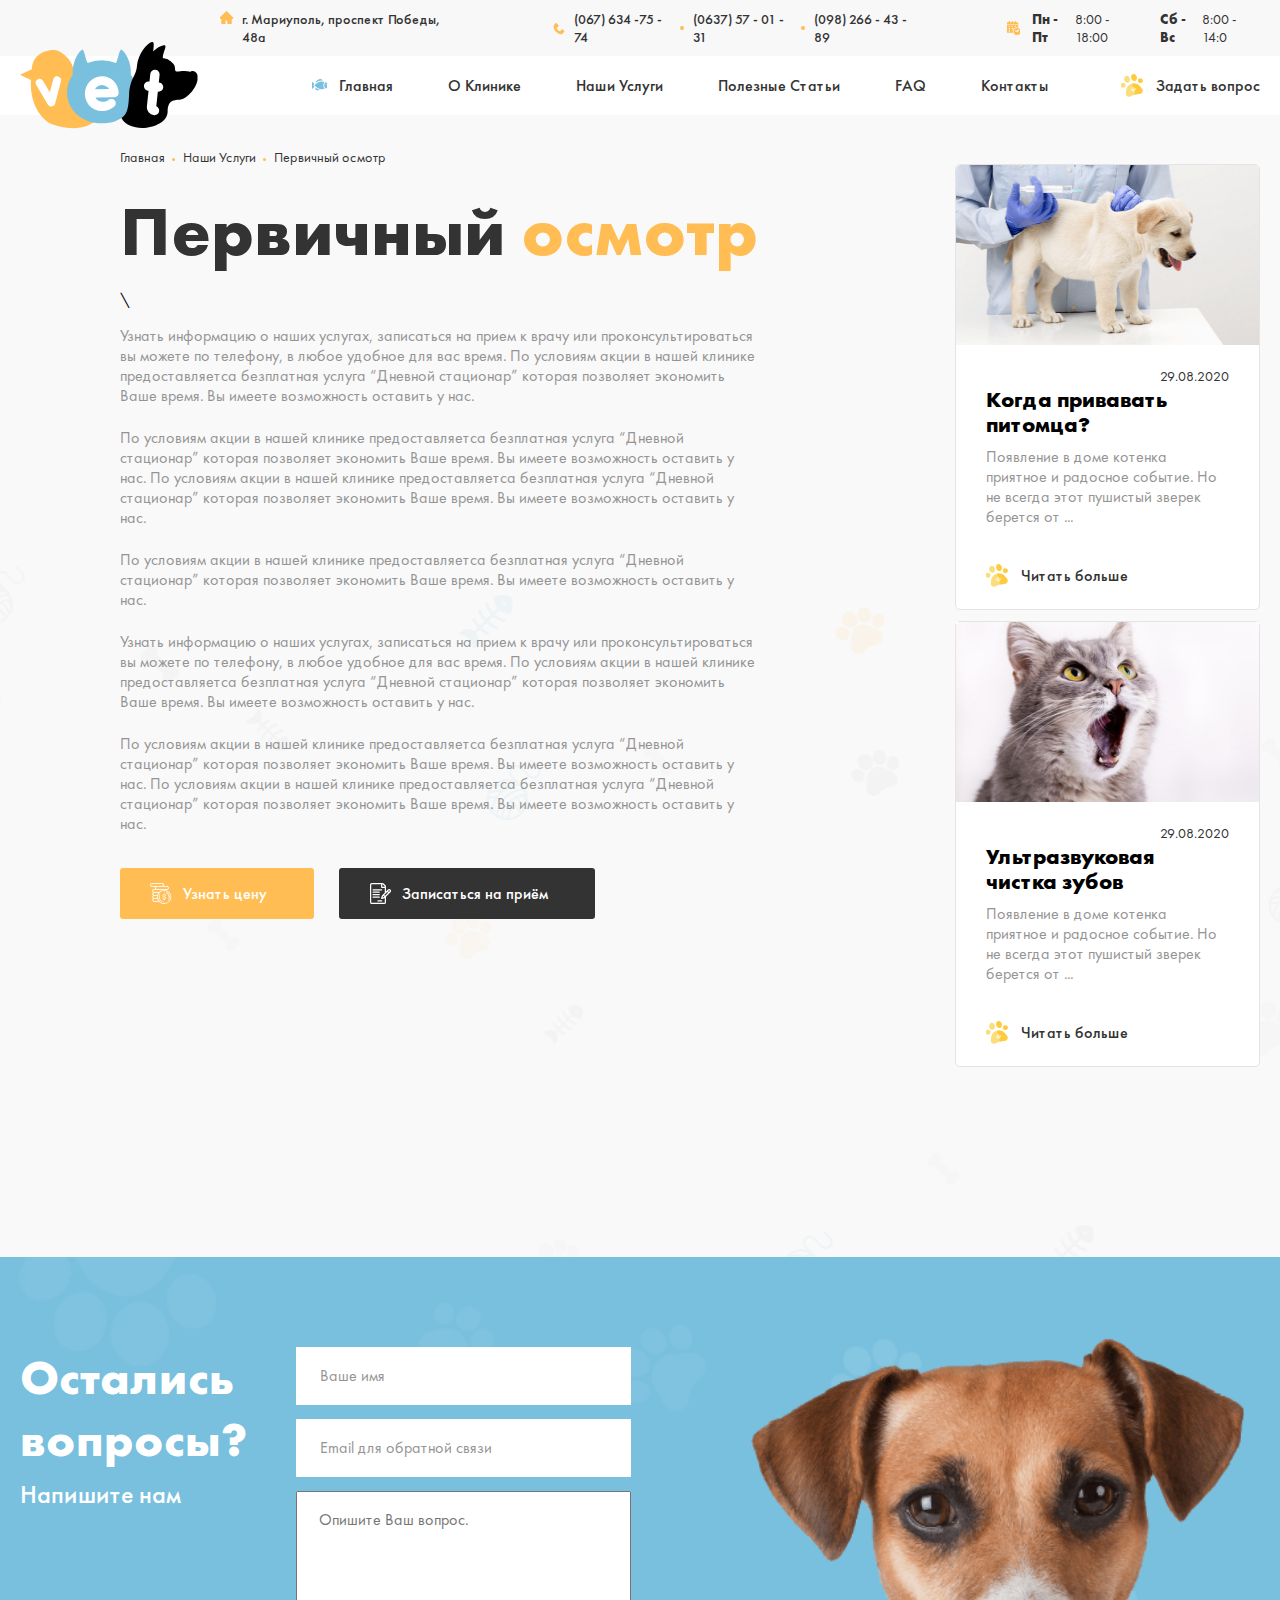
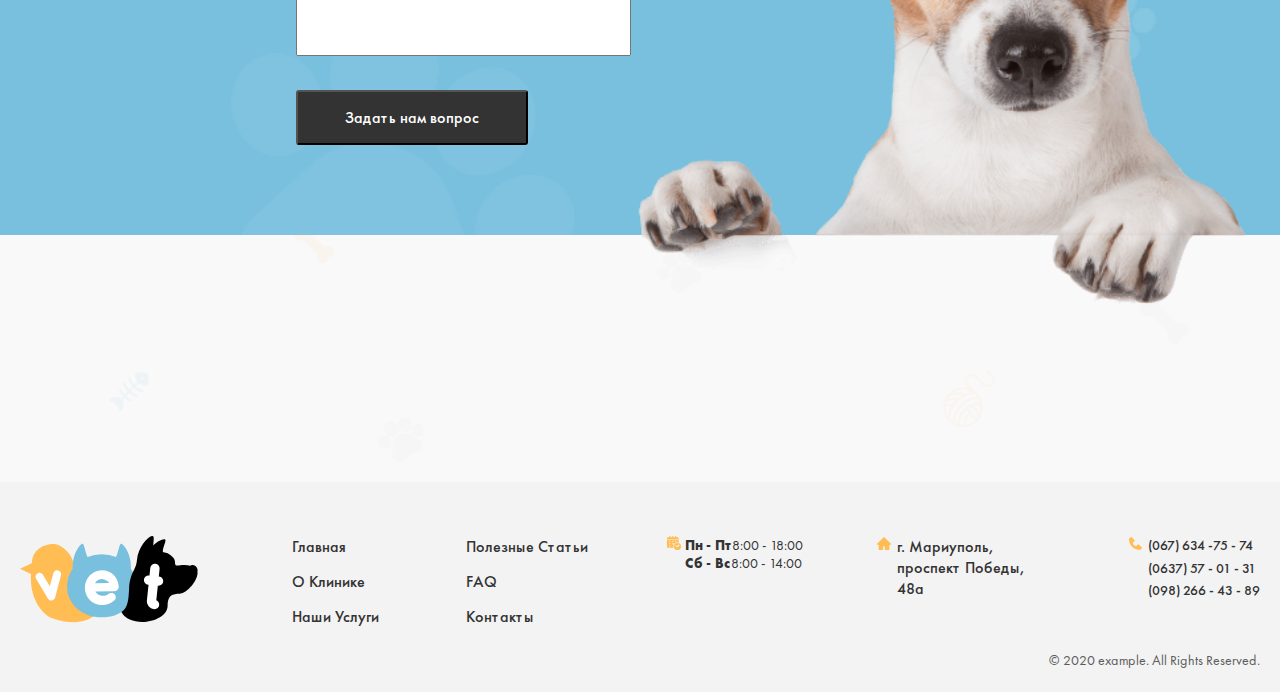
<file: servicesOpen.html>
<!DOCTYPE html>
<html lang="ru">
<head>
  <meta charset="UTF-8">
  <meta http-equiv="X-UA-Compatible" content="IE=edge">
  <meta name="viewport" content="width=device-width, initial-scale=1.0">
  <title>Veterinary clinic</title>
  <!-- <link rel="stylesheet" href="./css/normalize.css"> -->
  <!-- <link rel="stylesheet" href="./css/main.css"> -->
  <link rel="stylesheet" href="./css/main.min.css">
</head>
<body>
  <!-- SITE HEADER START -->
  
  <header class="site-header">
    <div class="header-inner-top">
      <div class="container">
        <div class="header-inner-top-inner">
          <div class="header-addres">
            <address class="header-addres-text">г. Мариуполь, проспект Победы, 48а</address>
          </div>
          <div class="header-number">
            <ul class="header-number__list">
              <li class="header-number__list-item">
                <a href="tel:0676347574" class="header-number__list-link">(067) 634 -75 - 74</a>
              </li>
              <li class="header-number__list-item">
                <a href="tel:06375701331" class="header-number__list-link">(0637) 57 - 01 - 31</a>
              </li>
              <li class="header-number__list-item">
                <a href="tel:09826654389" class="header-number__list-link">(098) 266 - 43 - 89</a>
              </li>
            </ul>
          </div>
          <div class="header-data">
            <ul class="header-data__list">
              <li class="header-data__list-item">
                <time class="blenk" datetime="2021-07-05"><span>Пн - Пт </span>8:00 - 18:00</time>
              </li>
              <li class="header-data__list-item">
                <time class="blenk" datetime="2021-04-12"><span>Сб - Вс </span> 8:00 - 14:0 </time>
              </li>
            </ul>
          </div>
        </div>
      </div>
    </div>
    <div class="header-inner-bottom">
      <div class="container">
        <div class="header-inner-bottom-inner">
          <a class="header-logo" href="./index.html" >
            <img src="./images/logo.svg" alt="logo">
          </a>
          <nav class="nav">
            <ul class="nav__list">
              <li class="nav__list-item nav__list-item--active">
                <a href="./index.html" class="nav__list-link">Главная</a>
              </li>
              <li class="nav__list-item">
                <a href="./about.html" class="nav__list-link">О Клинике</a>
              </li>
              <li class="nav__list-item">
                <a href="./services.html" class="nav__list-link">Наши Услуги</a>
              </li>
              <li class="nav__list-item">
                <a href="./articles.html" class="nav__list-link">Полезные Статьи</a>
              </li>
              <li class="nav__list-item">
                <a href="./question.html" class="nav__list-link">FAQ</a>
              </li>
              <li class="nav__list-item">
                <a href="./contact.html" class="nav__list-link">Контакты</a>
              </li>
              
            </ul>
          </nav>
          <a class="btn-link" href="#">Задать вопрос</a>
        </div>
        
      </div>
    </div>
  </header>
  
  <!-- SITE HEADER END -->
  
  
  <!-- SITE MAIN START -->
  <main class="site-main">
    
    <section class="hero-img">
    
    </section>
    <section class="initial-inspection">
      <div class="container">
        <div class="inspection-wrapper">
          <div class="inspection-contant">
            <ul class="inspection-list">
              <li class="inspection-list-item">
                <a href="#" class="inspection-list-link">Главная</a>
              </li>
              <li class="inspection-list-item">
                <a href="#" class="inspection-list-link">Наши Услуги</a>
              </li>
              <li class="inspection-list-item">
                <a href="#" class="inspection-list-link">Первичный осмотр</a>
              </li>
            </ul>
            <h2 class="inspection-title">Первичный <span>осмотр</span></h2>\
            <p class="inspection-text"> Узнать информацию о наших услугах, записаться на прием к врачу или проконсультироваться вы можете по телефону, в любое удобное для вас время. По условиям акции в нашей клинике предоставляетса безплатная услуга “Дневной стационар” которая позволяет экономить Ваше время. Вы имеете возможность оставить у нас.</p>
            <p class="inspection-text">По условиям акции в нашей клинике предоставляетса безплатная услуга “Дневной стационар” которая позволяет экономить Ваше время. Вы имеете возможность оставить у нас. По условиям акции в нашей клинике предоставляетса безплатная услуга “Дневной стационар” которая позволяет экономить Ваше время. Вы имеете возможность оставить у нас. </p>
            <p class="inspection-text"> По условиям акции в нашей клинике предоставляетса безплатная услуга “Дневной стационар” которая позволяет экономить Ваше время. Вы имеете возможность оставить у нас. </p>
            <p class="inspection-text"> Узнать информацию о наших услугах, записаться на прием к врачу или проконсультироваться вы можете по телефону, в любое удобное для вас время. По условиям акции в нашей клинике предоставляетса безплатная услуга “Дневной стационар” которая позволяет экономить Ваше время. Вы имеете возможность оставить у нас.</p>
            <p class="inspection-text"> По условиям акции в нашей клинике предоставляетса безплатная услуга “Дневной стационар” которая позволяет экономить Ваше время. Вы имеете возможность оставить у нас. По условиям акции в нашей клинике предоставляетса безплатная услуга “Дневной стационар” которая позволяет экономить Ваше время. Вы имеете возможность оставить у нас.</p>
            <div class="btn-group">
              <a class="btn-yellow btn-yellow--many " href="#">Узнать цену</a>
              <a class="btn-dark btn-dark--document" href="#">Записаться на приём</a>
            </div>
          </div>
          
          <div class="aside">
            <ul class="articles-list aside-list">
              <li class="articles-list__item">
                <div class="articles-list__img">
                  <img src="./images/useful-quote-img-1.jpg" srcset="./images/useful-quote-img-1@2x.jpg 1x, ./images/useful-quote-img-1@2x.jpg 2x" alt="quote">
                </div>
                <div class="contemt">
                  <div class="data">
                    <ul class="data__list">
                      <li class="data__list-item">
                        <a href="#" class="data__list-link">
                          #собака
                        </a>
                      </li>
                      <li class="data__list-item">
                        <a href="#" class="data__list-link">
                          #дом
                        </a>
                      </li>
                      <li class="data__list-item">
                        <a href="#" class="data__list-link">
                          #уход
                        </a>
                      </li>
                    </ul>
                    <time class="blenk" datetime="2021-07-05">29.08.2020</time>
                  </div>
                  <h3 class="contemt__title">
                    Ультразвуковая чистка зубов
                  </h3>
                  <p class="contemt__text contemt__text--active">
                    Появление в доме котенка приятное и радосное событие. Но не всегда этот пушистый зверек берется от ...
                  </p>
                  <p class="contemt__text contemt__text--active-one">
                    Появление в доме котенка приятное и радосное событие. Но не всегда этот пушистый зверек берется от заводчиков, Бивают и ситуации когда животное находят на улице и дают ему теплый дом. И первым вопросом, который возникает у новых хозяев – как определить возраст котенка. Появление в доме котенка приятное и радосное событие.
                  </p>
                  <a class="btn-link" href="#">Читать больше</a>
                </div>
              </li>
              <li class="articles-list__item ">
                <div class="articles-list__img">
                  <img src="./images/useful-quote-img-3.png" srcset="./images/useful-quote-img-3@2x.png 1x, ./images/useful-quote-img-3@2x.png 2x" alt="quote">
                </div>
                <div class="contemt">
                  <div class="data">
                    <ul class="data__list">
                      <li class="data__list-item">
                        <a href="#" class="data__list-link">
                          #собака
                        </a>
                      </li>
                      <li class="data__list-item">
                        <a href="#" class="data__list-link">
                          #дом
                        </a>
                      </li>
                      <li class="data__list-item">
                        <a href="#" class="data__list-link">
                          #уход
                        </a>
                      </li>
                    </ul>
                    <time class="blenk" datetime="2021-07-05">29.08.2020</time>
                  </div>
                  <h3 class="contemt__title">
                    Когда привавать питомца?
                  </h3>
                  <p class="contemt__text contemt__text--active">
                    Появление в доме котенка приятное и радосное событие. Но не всегда этот пушистый зверек берется от ...
                  </p>
                  <p class="contemt__text contemt__text--active-one">
                    Появление в доме котенка приятное и радосное событие. Но не всегда этот пушистый зверек берется от заводчиков, Бивают и ситуации когда животное находят на улице и дают ему теплый дом. И первым вопросом, который возникает у новых хозяев – как определить возраст котенка. Появление в доме котенка приятное и радосное событие.
                  </p>
                  <a class="btn-link" href="#">Читать больше</a>
                </div>
              </li>
            </ul>
          </div>
        </div>
      </div>
    </section>
      <section class="notification">
        <div class="container">
          <div class="form-group notification-form-group">
           <div class="contant-inspection">
            <h2 class="form-group__title" >Остались вопросы?</h2>
            <p class="notification-text">Напишите нам</p>
           </div>
            <form class="form-inspection" action="https://echo.htmlacademy.ru/courses" method="post" autocomplete="off">
              <input class="input" aria-label="enter your name" type="text" name="last_name" minlength="2" placeholder="Ваше имя" required>
              <input class="input" aria-label="enter your email" type="email" name="email" placeholder="Email для обратной связи" required>
              <textarea class="textarea" aria-label="enter your text" placeholder="Опишите Ваш вопрос." name="feedback" cols="30" rows="10"></textarea>
              <button class="btn-dark" type="submit">Задать нам вопрос</button>
            </form>
          </div>
        </div>
      </section>

    </main>
    
    <!-- SITE MAIN END -->
    
    <!-- SITE FOOTER START -->
    <footer class="site-footer">
      <div class="footer-top"></div>
      <div class="footer-inner-bottom">
        <div class="container">
          <div class="footer-inner-bottom-inner">
            <a class="footer-logo" href="./index.html" >
              <img src="./images/logo.svg" alt="logo">
            </a>
            <div class="footer-lists footer">
              <ul class="footer__list">
                <li class="footer__list-item footer__list-item--active">
                  <a href="./index.html" class="footer__list-link">Главная</a>
                </li>
                <li class="footer__list-item">
                  <a href="#" class="footer__list-link">О Клинике</a>
                </li>
                <li class="footer__list-item">
                  <a href="#" class="footer__list-link">Наши Услуги</a>
                </li>
                
              </ul>
              <ul class="footer__list">
                <li class="footer__list-item">
                  <a href="#" class="footer__list-link">Полезные Статьи</a>
                </li>
                <li class="footer__list-item">
                  <a href="./question.html" class="footer__list-link">FAQ</a>
                </li>
                <li class="footer__list-item">
                  <a href="./contact.html" class="footer__list-link">Контакты</a>
                </li>
                
              </ul>
            </div>
            
            <div class="footer-data">
              <ul class="footer-data__list">
                <li class="footer-data__list-item">
                  <time class="blenk" datetime="2021-07-05"><span>Пн - Пт</span> 8:00 - 18:00</time>
                </li>
                <li class="footer-data__list-item">
                  <time class="blenk" datetime="2021-04-12"><span>Сб - Вс </span> 8:00 - 14:00</time>
                </li>
              </ul>
            </div>
            <div class="footer-addres">
              <address class="footer-addres-text">г. Мариуполь, проспект Победы, 48а</address>
            </div>
            <div class="footer-number">
              <ul class="footer-number__list">
                <li class="footer-number__list-item">
                  <a href="tel:0676347574" class="footer-number__list-link">(067) 634 -75 - 74</a>
                </li>
                <li class="footer-number__list-item">
                  <a href="tel:06375701331" class="footer-number__list-link">(0637) 57 - 01 - 31</a>
                </li>
                <li class="footer-number__list-item">
                  <a href="tel:09826654389" class="footer-number__list-link">(098) 266 - 43 - 89</a>
                </li>
              </ul>
              
            </div>
            
          </div>
          <p class="footer-text">© 2020 example. All Rights Reserved.</p>
        </div>
      </div>
      
    </footer>
    <!-- SITE FOOTER END -->
    <div class="modal">
      <div class="modal-card">
        <button class="close-btn" type="button"><img src="./images/close.svg" alt="close"></button>
        <div class="modal__btn-group">
          <p class="modal__text">Авторизация:</p>
          <a class="google" href="#" target="blank">Войти через Google</a>
          <a class="fasebook" href="#" target="blank">Войти через Facebook</a>
        </div>
        <div class="modal__form">
          <h3 class="modal__title">Задать вопрос</h3>
          <form class="form" action="https://echo.htmlacademy.ru/courses" method="post" autocomplete="off">
            <input class="input" aria-label="enter your name" type="text" name="last_name" minlength="2" placeholder="Ваше имя" required>
            <textarea class="textarea" aria-label="enter your text" placeholder="Опишите Ваш вопрос." name="feedback" cols="30" rows="10"></textarea>
            <button class="btn-dark" type="submit">Отправить </button>
          </form>
        </div>
      </div>
    </div>
    <script src="./js/main.js"></script>
  </body>
  </html>
</file>
<file: css/main.css>
/*
* Prefixed by https://autoprefixer.github.io
* PostCSS: v8.4.14,
* Autoprefixer: v10.4.7
* Browsers: last 4 version
*/

/* VARIABLES */

:root{
  --main-text-color : #333;
  --color-ffbd54: #FFBD54;
  --text-color94: #949494;
  --text-color-white: #fff;
}
@font-face {
  font-family: 'FuturaPT';
  font-style: normal;
  font-weight: 300;
  src: url('../fonts/FuturaPT-Light.woff2') format('woff2'),
  url('../fonts/FuturaPT-Light.woff') format('woff');
}

@font-face {
  font-family: 'FuturaPT';
  font-style: normal;
  font-weight: 400;
  src: url('../fonts/FuturaPT-Book.woff2') format('woff2'),
  url('../fonts/FuturaPT-Book.woff') format('woff');
}

@font-face {
  font-family: 'FuturaPT';
  font-style: normal;
  font-weight: 500;
  src: url('../fonts/FuturaPT-Medium.woff') format('woff2'),
  url('../fonts/FuturaPT-Medium.woff') format('woff');
}

@font-face {
  font-family: 'FuturaPT';
  font-style: normal;
  font-weight: 700;
  src: url('../fonts/FuturaPT-Bold.woff') format('woff2'),
  url('../fonts/FuturaPT-Bold.woff') format('woff');
}

/* GENERAL */
*{
  -webkit-box-sizing: border-box;
  box-sizing: border-box;
}
html{
  height: 100%;
}

img{
  display: block;
  height: auto;
}
a {
  text-decoration: none;
  display: inline-block;
}
body{
  display: -webkit-box;
  display: -ms-flexbox;
  display: flex;
  -webkit-box-orient: vertical;
  -webkit-box-direction: normal;
  -ms-flex-direction: column;
  flex-direction: column;
  height: 100%;
  margin: 0;
  padding: 0;
  overflow-x: hidden;
  font-family: "FuturaPT", "Arial", sans-serif;
  background-image: url("../images/bg.png");
  background-position: calc(50% + -36px) calc(100% + -214px);
  background-color: #F9F9F9;
  /* font-size: 16px; */
  font-weight: 400;
  /* line-height: var(--main-line-height); */
}
@media
only screen and (-webkit-min-device-pixel-ratio: 2),
only screen and (     -o-min-device-pixel-ratio: 2/1),
only screen and (        min-device-pixel-ratio: 2),
only screen and (                -webkit-min-device-pixel-ratio: 2),
only screen and (                -o-min-device-pixel-ratio: 2/1),
only screen and (                min-resolution: 192dpi),
only screen and (                min-resolution: 2dppx) {
  body{
    background-image: url("../images/bg@2x.png");
  }
  .hero {
    background-image: url("../images/hero-bg-img@2x.png"),url("../images/hero-parrot-bg-img@2x.png");
  }
  .notification {
    background-image: url("../images/article-bg-img@2x.png");
  }
} 

.visually-hidden {
  position: absolute;
  width: 1px;
  height: 1px;
  margin: -1px;
  padding: 0;
  border: 0;
  white-space: nowrap;
  -webkit-clip-path: inset(100%);
  clip-path: inset(100%);
  clip: rect(0 0 0 0);
  overflow: hidden;
}

/* CONTAINER */

.container{
  width: 100%;
  max-width: 1340px;
  margin: 0 auto;
  padding: 0 20px;
}

/* header start */
.header-inner-top {
  width: 100%;
  padding: 10px 0;
  background-color: #F9F8F8;
}
.header-inner-top-inner{
  display: -webkit-box;
  display: -ms-flexbox;
  display: flex;
  -webkit-box-align: center;
  -ms-flex-align: center;
  align-items: center;
}
.header-addres {
  margin-left: 200px;
  display: -webkit-box;
  display: -ms-flexbox;
  display: flex;
}
.header-addres::before {
  content: "";
  display: inline-block;
  width: 14px;
  height: 14px;
  margin-right: 9px;
  background-image: url("../images/house.svg");
  background-repeat: no-repeat;
  background-position: center;
}
.header-addres-text {
  
  font-style: normal;
  font-weight: 500;
  font-size: 14px;
  line-height: 18px;
  color: #333333;
} 
.header-number__list{
  display: -webkit-box;
  display: -ms-flexbox;
  display: flex;
  list-style: none;
  padding: 0;
  margin: 0 0 0 90px;
}
.header-number__list-link {
  font-weight: 500;
  font-size: 14px;
  line-height: 18px;
  color: #333333;
  display: -webkit-box;
  display: -ms-flexbox;
  display: flex;
  -webkit-box-align: center;
  -ms-flex-align: center;
  align-items: center;
}
.header-number__list-link:hover {
  color:var(--color-ffbd54);
}
.header-number__list-link:active {
  color:var(--main-text-color);
  opacity: 0.6;
}
.header-number__list-item:nth-child(1) .header-number__list-link::before {
  background-image: url("../images/phone.svg");
  width: 13px;
  height: 13px;
  background-color: transparent;
}
.header-number__list-link::before {
  content: "";
  display: inline-block;
  width: 4px;
  height: 4px;
  margin: 0 9px;
  border-radius: 50%;
  background-color: #FFBD54;
}
.header-data__list {
  display: -webkit-box;
  display: -ms-flexbox;
  display: flex;
  -webkit-box-align: center;
  -ms-flex-align: center;
  align-items: center;
  list-style: none;
  padding: 0;
  margin: 0;
  margin-left: auto;
}
.header-data__list::before {
  content: "";
  display: inline-block;
  width: 14px;
  height: 14px;
  margin-right: 9px;
  margin-left: 90px;
  background-image: url("../images/schedule.svg");
  background-repeat: no-repeat;
  background-position: center;
}
.header-data__list-item:last-child {
  margin-left: 17px;
}
.blenk {
  font-style: normal;
  font-size: 14px;
  line-height: 18px;
  color: #333333;
  display: -webkit-box;
  display: -ms-flexbox;
  display: flex;
  -webkit-box-align: center;
  -ms-flex-align: center;
  align-items: center;
  
}
.blenk span {
  font-weight: bold;
  margin: 0;
  margin-left: 3px;
}

.header-inner-bottom {
  background-color: #FFFFFF;
}
.header-inner-bottom-inner {
  padding: 18px  0;
  display: -webkit-box;
  display: -ms-flexbox;
  display: flex;
  -webkit-box-align: center;
  -ms-flex-align: center;
  align-items: center;
  -webkit-box-pack: justify;
  -ms-flex-pack: justify;
  justify-content: space-between;
  background-color: #FFFFFF;
  position: relative;
}
.header-logo {
  position: absolute;
}
.header-logo:hover {
  opacity: 0.8;
}
.header-logo:active {
  opacity: 0.6;
}
.nav__list {
  display: -webkit-box;
  display: -ms-flexbox;
  display: flex;
  -webkit-box-align: center;
  -ms-flex-align: center;
  align-items: center;
  list-style: none;
  padding: 0;
  margin: 0;
  margin-left: 292px;
  width: 752px;
  -ms-flex-wrap: wrap;
  flex-wrap: wrap;
}
.nav__list-item:not(:last-child) {
  margin-right: 55px;
}
.nav__list-link {
  position: relative;
  font-weight: 500;
  font-size: 16px;
  line-height: 21px;
  color: var(--main-text-color);
}
.nav__list-item {
  display: -webkit-box;
  display: -ms-flexbox;
  display: flex;
  -webkit-box-align: center;
  -ms-flex-align: center;
  align-items: center;
}

.nav__list-item--active::before {
  content: "";
  display: inline-block;
  width: 15px;
  height: 15px;
  margin-right: 12px;
  background-repeat: no-repeat;
  background-image: url("../images/active-fish.svg");
  background-position: center;
}
.nav__list-link::after {
  content: "";
  width: 0%;
  height: 4px;
  position: absolute;
  left: 0;
  bottom: 0;
  -webkit-transition: all 0.3s linear;
  -o-transition: all 0.3s linear;
  transition: all 0.3s linear;
  background-color: #F4FFAD;
}
.nav__list-link:hover:after {
  width: 100%;
}
.nav__list-link:active {
  opacity: 0.6;
}
.btn-link {
  display: -webkit-box;
  display: -ms-flexbox;
  display: flex;
  -webkit-box-align: center;
  -ms-flex-align: center;
  align-items: center;
  font-weight: 500;
  font-size: 16px;
  line-height: 21px;
  color: var(--main-text-color);
}
.btn-link::before {
  content: "";
  display: inline-block;
  width: 23px;
  height: 23px;
  margin-right: 12px;
  background-repeat: no-repeat;
  background-image: url("../images/pet.svg");
  background-position: center;
}
/* header and */
/* section hero start */
.hero {
  background-image: url("../images/hero-bg-img.png"),url("../images/hero-parrot-bg-img.png");
  background-repeat: no-repeat;
  background-position: calc(50% - 550px) calc(100% - 90px),calc(50% + 680px) calc(100% + -10px);
  
}
.banner {
  padding: 153px 0 327px 0;
  width: 608px;
  margin-left: auto;
  margin-right: 37px;
}
.banner__title {
  font-weight: 700;
  font-size: 70px;
  line-height: 64px;
  color: var(--main-text-color);
  margin: 0;
}
.banner__title-blue {
  color:#78C0DE;
  margin: 0;
}
.banner__text {
  width: 495px;
  font-weight: 400;
  font-size: 16px;
  line-height: 21px;
  color: var(--text-color94);
  margin: 29px 0 38px 0;
}
.btn-dark {
  padding: 15px 47px;
  font-weight: 500;
  font-size: 16px;
  line-height: 21px;
  color:var(--text-color-white);
  background-color: var(--main-text-color);
  border-radius: 3px;
}
.btn-dark:hover {
  color: #000;
  background-color: var(--color-ffbd54);
}
.btn-dark:active {
  opacity: 0.6;
}
/* section hero and */
/* section quoet start */
.quote {
  width: 753px;
  text-align: center;
  margin: 0 auto;
  position: relative;
  padding: 0 0 95px 0;
}
.quote::before {
  content: "";
  width: 140px;
  height: 1px;
  position: absolute;
  top: -43px;
  left: 300px;
  background-color: #dbdbdb;
}
.quote::after {
  content: "";
  width: 140px;
  height: 1px;
  position: absolute;
  bottom: 150px;
  left: 300px;
  background-color: #dbdbdb;
}
.quote__blockquote {
  margin: 80px 0 0 0;
  font-weight: 400;
  font-size: 20px;
  line-height: 26px;
  text-align: center;
  color: var(--text-color94);
  margin: 0;
  position: relative;
}
.quote__blockquote::before {
  content: "";
  width: 142px;
  height: 128px;
  background-image: url("../images/quote-open.svg");
  background-repeat: no-repeat;
  position: absolute;
  left: -85px;
  top: -30px;
}
.quote__blockquote::after {
  content: "";
  width: 142px;
  height: 128px;
  background-image: url("../images/quote-close.svg");
  background-repeat: no-repeat;
  position: absolute;
  right: -180px;
  bottom: -80px;
}
.quote__text {
  font-weight: 500;
  font-size: 20px;
  line-height: 26px;
  color: var(--main-text-color);
  margin: 70px 0 0 0;
}
/* section quoet end */
/* section services start  */
.services {
  padding: 95px 0 235px 0;
}
.services__title {
  margin: 0;
  text-align: center;
  font-weight: 700;
  font-size: 48px;
  line-height: 54px;
  color: var(--main-text-color);
  
}
.card-list {
  display: -webkit-box;
  display: -ms-flexbox;
  display: flex;
  padding: 0;
  margin: 80px auto 0px auto;
  list-style: none;
  width: 1223px;
  overflow: hidden;
  
}
.carusel {
  position: relative;
}
.arrow-left,
.arrow-right{
  background-repeat: no-repeat;
  background-position: center;
  position: absolute;
  width: 50px;
  height: 50px;
  border: none;
  background-color: transparent;
  cursor: pointer;
}
.arrow-left{
  background-image: url("../images/arrow-left.svg");
  left: -20px;
  top: 48px;
}
.arrow-left:hover {
  background-color: var(--text-color-white);
}
.arrow-left:active {
  opacity: 0.6;
}
.arrow-right {
  background-image: url("../images/arrow-right.svg");
  right: -20px;
  top: 48px;
}
.arrow-right:hover {
  background-color: var(--text-color-white);
}
.arrow-right:active {
  opacity: 0.6;
}
.card-list__item  {
  padding-bottom: 14px;
}
.card-list__link {
  width: 193px;
  height:100%;
  padding: 30px 34px;
  background-color: #FFFFFF;
  border-radius: 5px 5px 5px 5px;
  border: 1px solid #F3F3F3;
}
.card-list__link:hover {
  opacity: 0.8;
}
.card-list__link:active {
  opacity: 0.6;
}
.card-list__item--active .card-list__link{
  border-radius: 5px 5px 0px 0px;
  border: none;
}
.card-list__item--active{
  padding: 0;
  
}
.card-list__item:not(:last-child) {
  margin-right: 13px;
}
.card-list__item:nth-child(2) .card-list__link::before{
  background-image: url("../images/service-first-view.svg");
}
.card-list__item:nth-child(3) .card-list__link::before{
  background-image: url("../images/service-xirurg.svg");
  
}

.card-list__item:nth-child(4) .card-list__link::before{
  background-image: url("../images/service-dermotology.svg");
}
.card-list__item:nth-child(5) .card-list__link::before{
  background-image: url("../images/service-labrotory-diagnostika.svg");
  
}
.card-list__item:nth-child(6) .card-list__link::before{
  background-image: url("../images/service-oftomologiya.svg");
  
}
.card-list__item:nth-child(7) .card-list__link::before{
  background-image: url("../images/service-uzi.svg");
  
}

.card-list__item:nth-child(8) .card-list__link::before{
  background-image: url("../images/service-chip.svg");
}
.card-list__item:nth-child(9) .card-list__link::before{
  background-image: url("../images/service-int-passport.svg");
  
}
.card-list__item:nth-child(10) .card-list__link::before{
  background-image: url("../images/service-vaccine.svg");
  
}
.card-list__item:nth-child(11) .card-list__link::before{
  background-image: url("../images/service-stomotology.svg");
}
.card-list__item:nth-child(12) .card-list__link::before{
  background-image: url("../images/service-call-home.svg");
}
.card-list__link::before {
  content: "";
  margin: 0 auto;
  width: 86px;
  height: 80px;
  background-image: url("../images/service-doctor.svg");
  background-repeat: no-repeat;
  background-position: center;
  display: block;
  
  
}
.card-list__link-text {
  font-weight: 500;
  font-size: 18px;  
  line-height: 22px;
  text-align: center;
  color: var(--main-text-color);
}

.carusel-inner {
  width: 1223px;
  margin: 0 auto;
  padding: 41px 35px;
  display: -webkit-box;
  display: -ms-flexbox;
  display: flex;
  background-color: var(--text-color-white);
}
.img-cad-carusel {
  border-radius: 5px;
  width: 524px;
  height: 329px;
}
.carusel-card {
  width: 492px;
  margin-left: 67px;
}
.carusel-card__title {
  font-weight: 700;
  font-size: 36px;
  line-height: 20px;
  color: var(--main-text-color);
  margin: 33px 0 18px 0;
  
}
.carusel-card__text {
  font-weight: 400;
  font-size: 16px;
  line-height: 20px;
  color: var(--text-color94);
}
.carusel-card__text:not(:last-child) {
  margin: 9px 0 0 0;
}
.btn-group {
  margin-top: 34px;
}
.btn-yellow {
  padding: 15px 47px;
  font-weight: 500;
  font-size: 16px;
  line-height: 21px;
  color:var(--text-color-white);
  background-color: var(--color-ffbd54);
  border-radius: 3px;
  cursor: pointer;
}
.btn-yellow:hover {
  color: var(--color-ffbd54);
  background-color: var(--main-text-color);
  border:  none;
}
.btn-yellow:active {
  opacity: 0.6;
}
.btn-yellow--many {
  position: relative;
  padding-left: 63px;
}
.btn-yellow--many::before {
  content: "";
  margin: 0 auto;
  width: 22px;
  height: 22px;
  background-image: url("../images/money.svg");
  background-repeat: no-repeat;
  background-position: center;
  position: absolute;
  left: 30px;
} 
.btn-dark--document {
  padding-left: 63px;
  position: relative;
  margin-left: 21px;
}
.btn-dark--document::before {
  content: "";
  margin: 0 auto;
  width: 22px;
  height: 22px;
  background-image: url("../images/document.svg");
  background-repeat: no-repeat;
  background-position: center;
  position: absolute;
  left: 30px;
} 
/* section services and  */
/* section notification start  */
.notification {
  padding: 90px 0;
  background-image: url("../images/article-bg-img.png");
  background-repeat: no-repeat;
  background-size: cover;
  background-position: center;
}
.form-group {
  margin-left: 200px;
  position: relative;
}
.form-group::after {
  content: "";
  margin: 0 auto;
  width: 613px;
  height: 481px;
  background-image: url("../images/article-img.png");
  background-repeat: no-repeat;
  background-position: center;
  position: absolute;
  left: 471px;
  top: -202px;
  z-index: 2;
}
.form-group__title {
  margin: 0 0 32px 0;
  font-weight: 700;
  font-size: 48px;
  line-height: 20px;
  color: var(--text-color-white);
}
.input:not(:-moz-placeholder-shown):not(:focus):invalid {
  border: 2px solid #DC4D41;
  color: #DC4D41
}
.input:not(:-ms-input-placeholder):not(:focus):invalid {
  border: 2px solid #DC4D41;
  color: #DC4D41
}
.input:not(:placeholder-shown):not(:focus):invalid {
  border: 2px solid #DC4D41;
  color: #DC4D41
}
.input {
  padding: 17px 22px 17px 22px;
  width: 335px;
  border: none;
  background-color: var(--text-color-white);
  border-radius: 5px;
  font-weight: 400;
  font-size: 16px;
  line-height: 20px;
  color: var(--main-text-color);
  outline: none;
  border: 2px solid transparent;
}
.input:focus {
  border: 2px solid #FFBD54;
}
.input::-webkit-input-placeholder {
  font-weight: 400;
  font-size: 16px;
  line-height: 20px;
  color: var(--text-color94);
}
.input::-moz-placeholder {
  font-weight: 400;
  font-size: 16px;
  line-height: 20px;
  color: var(--text-color94);
}
.input:-ms-input-placeholder {
  font-weight: 400;
  font-size: 16px;
  line-height: 20px;
  color: var(--text-color94);
}
.input::-ms-input-placeholder {
  font-weight: 400;
  font-size: 16px;
  line-height: 20px;
  color: var(--text-color94);
}
.input::placeholder {
  font-weight: 400;
  font-size: 16px;
  line-height: 20px;
  color: var(--text-color94);
}
.btn-right {
  margin-left: 21px;
  border: none;
}

/* section notification and  */
/* section useful-articles start  */
.articles-wrapper {
  padding: 216px 0 265px 0;
}
.articles-text {
  margin: 0 0 80px 0;
  text-align: center;
  font-weight: 700;
  font-size: 48px;
  line-height: 20px;
  color: var(--main-text-color);
  
}
.articles-list {
  list-style: none;
  display: -webkit-box;
  display: -ms-flexbox;
  display: flex;
  -webkit-box-pack: justify;
  -ms-flex-pack: justify;
  justify-content: space-between;
  
}
.articles-list__item {
  width: 305px;
  background-color: var(--text-color-white);
  border: 1px solid #E4E4E2;
  border-radius: 5px;
}
.articles-list__item:hover .btn-link{
  color: var(--color-ffbd54);
}
.articles-list__item:active .btn-link{
  color: var(--main-text-color);
}
.articles-list__item:hover {
  -webkit-filter: drop-shadow(0px 4px 4px rgba(0, 0, 0, 0.25));
  filter: drop-shadow(0px 4px 4px rgba(0, 0, 0, 0.25));
}
.articles-list__item:active {
  -webkit-filter: drop-shadow(0px 4px 4px rgba(0, 0, 0, 0.25));
  filter: drop-shadow(0px 4px 4px rgba(0, 0, 0, 0.25));
}
.contemt {
  padding: 22px 30px;
}
.data {
  display: -webkit-box;
  display: -ms-flexbox;
  display: flex;
  -webkit-box-pack: justify;
  -ms-flex-pack: justify;
  justify-content: space-between;
  -webkit-box-align: center;
  -ms-flex-align: center;
  align-items: center;
}
.data__list {
  display: -webkit-box;
  display: -ms-flexbox;
  display: flex;
  -webkit-box-align: center;
  -ms-flex-align: center;
  align-items: center;
  list-style: none;
  padding: 0;
  margin: 0;
}
.data__list-item:not(:last-child) {
  margin-right: 7px;
}
.data__list-link {
  font-weight: 400;
  font-size: 14px;
  line-height: 22px;
  text-align: center;
  color: #3D9CEA;
  display: none;
}
.contemt__title {
  font-weight: 700;
  font-size: 22px;
  line-height: 25px;
  margin: 2px 0 10px 0 ;
}
.contemt__text {
  font-weight: 400;
  font-size: 16px;
  line-height: 20px;
  color: var(--text-color94);
  margin: 0 0 37px 0;
  
}
.articles-list__item--active {
  display: -webkit-box;
  display: -ms-flexbox;
  display: flex;
  width: 640px;
}
.articles-list__img img { 
  height: 180px;
  width: 100%;
}
.articles-list__item--active .articles-list__img img {
  width: 305px;
  height: 100%;
}
.articles-list__item--active .contemt {
  padding-top: 43px;
}
.articles-list__item--active .data {
  margin-bottom: 32px;
}
.articles-list__item--active .data__list-link {
  display: block;
}
.articles-list__item--active .contemt__text--active {
  display: none;
}
.articles-list__item--active .contemt__text--active-one {
  display: block;
}
.contemt__text--active-one {
  display: none;
}
.articles-list__item--active .btn-top {
  margin-top: auto;
}
/* section useful-articles and  */
/* section Feedback start  */
.feedback {
  background-image: url("../images/gold-fish-img.png"),url("../images/feedback-bg-fishes.png"),url("../images/photo_2022-07-18_22-15-38.jpg");
  background-repeat:no-repeat,no-repeat, repeat;
  background-position:calc(50% + 490px) calc(100% - 70px), calc(50% + 490px) calc(100% - 390px), left -30px top 0px ; 
  background-size: 410.95px 410.95px ,359px 254px, cover ;
}
.container-fluid {
  max-width: 1536px ;
  margin: 0 auto;
  display: -webkit-box;
  display: -ms-flexbox;
  display: flex;
  
}
.feedback-card {
  width: 375px;
  margin-left: 166px;
}
.feedback-card__title {
  font-weight: 700;
  font-size: 48px;
  line-height: 62px;
  color: var(--text-color-white);
  margin: 62px 0 14px 0;
}
.feedback-card__text {
  font-weight: 400;
  font-size: 16px;
  line-height: 20px;
  color: var(--text-color94);
  margin: 0 0 29px 0;
  
}
.feedback-card .input {
  border-radius: 0;
  margin-bottom: 14px;
  width: 100%;
}
.textarea {
  width: 100%;
  height: 165px;
  font-weight: 400;
  font-size: 16px;
  line-height: 21px;
  color: #DBDBDB;
  padding: 17px 22px;
  margin-bottom: 30px;
  resize: none;
}
/* section Feedback and  */
/* section footer start  */
.footer-top {
  padding-top: 247px;
}

.footer-inner-bottom {
  background-color: #F3F3F3;
  padding: 54px 0 23px 0;
}
.footer-inner-bottom-inner {
  display: -webkit-box;
  display: -ms-flexbox;
  display: flex;
  -webkit-box-pack: justify;
  -ms-flex-pack: justify;
  justify-content: space-between;
}
.footer-lists {
  display: -webkit-box;
  display: -ms-flexbox;
  display: flex;
  -webkit-box-align: center;
  -ms-flex-align: center;
  align-items: center;
}
.footer__list:not(:last-child) {
  margin-right: 87px;
}
.footer__list {
  list-style: none;
  padding: 0;
  margin: 0;
}
.footer__list-item:not(:last-child) {
  margin-bottom: 14px;
}
.footer__list-link {
  font-weight: 500;
  font-size: 16px;
  line-height: 21px;
  color: var(--main-text-color);
  
}
.footer__list-link:hover {
  color:var(--color-ffbd54);
}
.footer__list-link:active {
  color:var(--main-text-color);
  opacity: 0.6;
}
.footer-data__list {
  list-style: none;
  position: relative;
  padding: 0;
  margin: 0;
}
.footer-logo:hover {
  opacity: 0.8;
}
.footer-logo:active {
  opacity: 0.6;
}
.footer-data__list::before {
  content: "";
  position: absolute;
  top: 0;
  left: -15px;
  width: 14px;
  height: 14px;
  background-image: url("../images/schedule.svg");
  background-repeat: no-repeat;
  background-position: center;
}
.footer-addres {
  width: 157px;
  position: relative;
} 
.footer-addres::before {
  content: "";
  position: absolute;
  top: 0;
  left: -20px;
  width: 14px;
  height: 14px;
  background-image: url("../images/house.svg");
  background-repeat: no-repeat;
  background-position: center;
}
.footer-addres-text {
  font-style: normal;
  font-weight: 500;
  font-size: 16px;
  line-height: 21px;
  color: var(--main-text-color);
}
.footer-number__list {
  list-style: none;
  position: relative;
  padding: 0;
  margin: 0;
}
.footer-number__list::before {
  content: "";
  position: absolute;
  top: 0;
  left: -20px;
  width: 14px;
  height: 14px;
  background-image: url("../images/phone.svg");
  background-repeat: no-repeat;
  background-position: center;
}
.footer-number__list-item:not(:last-child) {
  margin-bottom: 4px;
}
.footer-number__list-link {
  font-weight: 500;
  font-size: 14px;
  line-height: 18px;
  color: var(--main-text-color);
}
.footer-text {
  margin-top: 24px;
  margin-bottom: 0;
  font-weight: 400;
  font-size: 14px;
  line-height: 18px;
  text-align: right;
  color: #5C5C5C;
}
/* section footer finish  */
/* srevices section start */
.services-hero {
  background-image: url("../images/parrot.png");
  background-repeat:no-repeat;
  background-position:calc(50% + 490px) calc(100% - 35px);
}
.services-banner {
  margin-left: 100px;
  padding-bottom: 140px;
}
.services-card__list {
  display: grid;
  grid-template-rows:auto ;
  grid-template-columns: 305px  305px  305px 305px  ;
  grid-gap: 30px;
  list-style: none;
  padding: 0;
  margin: 0;
}
.services-card__list-item::before {
  content: "";
  display: inline-block;
  width: 86px;
  height: 78px;
  background-image: url("../images/service-doctor.svg");
  background-repeat: no-repeat;
  /* background-position: center; */
  margin-bottom: 21px;
}
.services-card__list-item:nth-child(2):before {
  background-image: url("../images/service-first-view.svg");
}
.services-card__list-item:nth-child(3):before {
  background-image: url("../images/service-xirurg.svg");
}
.services-card__list-item:nth-child(4):before {
  background-image: url("../images/service-dermotology.svg");
}
.services-card__list-item:nth-child(5):before {
  background-image: url("../images/service-labrotory-diagnostika.svg");
}
.services-card__list-item:nth-child(6):before {
  background-image: url("../images/service-oftomologiya.svg");
}
.services-card__list-item:nth-child(7):before {
  background-image: url("../images/service-uzi.svg");
}
.services-card__list-item:nth-child(8):before {
  background-image: url("../images/service-chip.svg");
}
.services-card__list-item:nth-child(9):before {
  background-image: url("../images/service-int-passport.svg");
}
.services-card__list-item:nth-child(10):before {
  background-image: url("../images/service-vaccine.svg");
}
.services-card__list-item:nth-child(11):before {
  background-image: url("../images/service-stomotology.svg");
}
.services-card__list-item:nth-child(12):before {
  background-image: url("../images/service-call-home.svg");
}
.services-card__list-item::after {
  content: "";
  position: absolute;
  right: 20px;
  top: 12px;
  width: 108px;
  height: 94px;
  background-image: url("../images/pet-card.svg");
  background-repeat: no-repeat;
  background-position: center;
  margin-bottom: 21px;
}
.services-card__list-item {
  padding: 58px 22px 45px 54px;
  background-color: var(--text-color-white);
  position: relative;
  border-radius: 5px;
}
.services-card__list-item:hover {
  filter: drop-shadow(0px 4px 20px rgba(0, 0, 0, 0.2));
}
.services-card__title {
  font-weight: 600;
  font-size: 32px;
  line-height: 34px;
  color: var(--main-text-color);
  margin: 0;
}
.services-card__text {
  font-weight: 400;
  font-size: 16px;
  line-height: 20px;
  color: var(--text-color94);
  margin: 14px 0 26px 0;
}
.btn-info {
  font-weight: 450;
  font-size: 16px;
  line-height: 21px;
  color: var(--text-color-white);
  padding: 15px 30px;
  background-color: #78C0DE;
}
.btn-yellow-card {
  padding: 15px 30px;
}
/* srevices section finish */
/* modal start */
.modal {
  display: none;
  width: 100%;
  height: 100%;
  position: fixed;
  top: 0;
  left: 0;
  z-index: 10;
  background-color: #ffffffe6;
  transition: all 1s linear;
}

.modal-show .modal-card {
  animation-name: modal;
  animation-duration: 1s;
  animation-iteration-count: 1;
  animation-timing-function: linear;
}
.modal-card {
  transition: all 1s linear;
  
  position: relative;
  width: 850px;
  margin: 3% auto;
  display: flex;
  justify-content: space-between;
  background-image: url("../images/popup.png");
  padding: 119px 51px 120px 70px;
  
}
.modal__text {
  font-weight: 500;
  font-size: 20px;
  line-height: 30px;
  color: var(--main-text-color);
  margin:  0 0 21px 0;
}
.modal__btn-group {
  width: 255px;
}
.modal__form {
  width: 358px;
}
.modal__form .input {
  width: 100%;
  margin-bottom: 21px;
  border-radius: 0;
} 
.modal__form .textarea {
  margin-bottom: 27px;
  border: none;
}
.modal__form .btn-dark {
  padding: 15px 61px;
  border-radius: 0;
}
.modal__form .btn-dark:hover {
  background-color: #000;
  color: var(--text-color-white);
}
.google,
.fasebook {
  display: flex;
  align-items: center;
  justify-content:center;
  padding: 15px 36px;
  font-weight: 500;
  font-size: 16px;
  line-height: 21px;
  color: var(--main-text-color);
  background-color: var(--text-color-white);
}
.google {
  margin-bottom: 21px;
}
.google::before {
  content: "";
  display: inline-block;
  width: 20px;
  height: 20px;
  background-image: url("../images/google.svg");
  background-repeat: no-repeat;
  background-position: center;
  margin-right: 13px;
}
.fasebook::before {
  content: "";
  display: inline-block;
  width: 20px;
  height: 20px;
  background-image: url("../images/fasebook.svg");
  background-repeat: no-repeat;
  background-position: center;
  margin-right: 13px;
}
.modal__title{
  font-weight: 700;
  font-size: 50px;
  line-height: 54px;
  color: var(--main-text-color);
  margin: 0 0 25px 0;
} 
.modal-show {
  display: block;
  
}
.close-btn {
  position: absolute;
  top: 20px ;
  left: 20px;
  width: 30px;
  height: 30px;
  background-color: transparent;
  border: none;
  cursor: pointer;
}
@keyframes modal {
  0% {
    transform:translateY(-120%);
  }
  100% {
    transform:translateY(0%);
  } 
}
/* modal finish */
/* question section start */
.question-hero {
  background-image: url("../images/kisspng-rosy-faced-lovebird-parrot-yellow-collared-lovebir-5afc1354e24e69\ 1.png"),url("../images/kisspng-cat-kitten-dog-veterinarian-veterinary-medicine-cat-wearing-a-stethoscope-5aa8950c1229b5\ 1\ \(1\).png");
  background-repeat:no-repeat,no-repeat, repeat;
  background-position:calc(50% + 550px) 1000px, calc(50% + 550px)  110px ; 
  padding-bottom: 270px;
}
.question-banner {
  margin-left: 100px;
  padding-bottom: 63px;
}
.banner-info {
  position: relative;
  padding-left: 70px;
}
.banner-info::before {
  content: "";
  position: absolute;
  left: 35px;
  top:15px;
  width: 21px;
  height: 21px;
  background-image: url("../images/document-icon.svg");
  background-repeat: no-repeat;
  background-position: center;
  margin-right: 13px;
}

.dropdawn-details {
  width: 752px;
  padding: 27px 112px 32px 63px ;
  background-color: var(--text-color-white);
  border: 1px solid #F3F3F3;
  border-radius: 5px;
  
}
.dropdawn-details:not(:last-child) {
  margin-bottom: 18px;
}
.dropdawn-details :nth-child(even) .dropdawn-blenk::before {
  background-image: url("../images/pet-blue.svg");
}
.details[open] .dropdawn-summary::before {
  transform: rotate(180deg);
}
.dropdawn-summary {
  list-style: none;
  position: relative;
}
.dropdawn-time {
  display: flex;
  text-align: center;
  
}
.dropdawn-summary::before {
  transition: all 0.5s linear;
  content: "";
  position: absolute;
  right: -80px;
  top:0px;
  width: 21px;
  height: 21px;
  background-image: url("../images/arrow.svg");
  background-repeat: no-repeat;
  background-position: center;
  margin-right: 13px;
}
.dizable {
  cursor: not-allowed;
  opacity: 0.6;
}
.dizable[open] .dropdawn-summary::before {
  transform: rotate(0deg);
}
.dizable .details[open] .question-text {
  display: none;
}
.dizable .dropdawn-summary::before {
  background-image: url("../images/clock.svg");
}
.dropdawn-blenk{
  font-style: normal;
  font-weight: 400;
  font-size: 14px;
  line-height: 22px;
  position: relative;
  margin-left: 25px;
  margin-right: 28px;
}
.dropdawn-blenk::before{
  content: "";
  position: absolute;
  left: -25px;
  top:0px;
  width: 21px;
  height: 21px;
  background-image: url("../images/pet-yellow.svg");
  background-repeat: no-repeat;
  background-position: center;
  margin-right: 13px;
}
.link {
  font-weight: 500;
  font-size: 17px;
  line-height: 22px;
  color: #78C0DE;
}
.question-title {
  font-weight: 500;
  font-size: 20px;
  line-height: 22px;
  margin:12px  0 0 0;
}
.question-text {
  margin: 24px 0 0 0;
  font-weight: 400;
  font-size: 16px;
  line-height: 20px;
  color: var(--text-color94);
  
}
.dropdawn-grup {
  margin-left: 100px;
}
.footer-nan {
  padding: 0;
}
/* question section finish */
/* contact section start */
.contact-banner {
  margin-left: 100px;
  padding-bottom: 100px;
  width: 800px;
}
.contact-list {
  display: flex;
  list-style: none;
  padding: 0;
  margin: 117px 0 0 0;
}
.contact-list-item:not(:last-child) {
  margin-right: 118px;
}
.contact-list-item .footer-addres::before{
  display: none;
}
.contact-list-item .footer-data__list::before{
  display: none;
}
.contact-list-item .footer-number__list::before{
  display: none;
}
.contact-list-item::before {
  content: "";
  display: block;
  width: 76px;
  height: 76px;
  background-image: url("../images/location.svg");
  background-repeat: no-repeat;
  background-position: center;
  margin-bottom: 30px;
}
.contact-intro .container-fluid {
  display: block;
}
.contact-list-item:nth-child(2):before {
  background-image: url("../images/calendar.svg");
}
.contact-list-item:nth-child(3):before {
  background-image: url("../images/phone-icon.svg");
}
.contact-hero {
  background-image: url("../images/Group.png");
  background-repeat:no-repeat;
  background-position:calc(50% + 568px) calc(50% - 6px); 
}
.intro-inner-top {
  width: 100%;
  display: flex;
  align-items: flex-end;
  background-image: url("../images/loop.png");
  background-repeat:no-repeat;
  background-position:calc(50% + 200px) calc(50% - 0px); 
}
.contact-intro {
  padding-bottom: 206px;
}
.intro-title {
  font-weight: 700;
  font-size: 48px;
  line-height: 62px;
  color: var(--main-text-color);
  margin-left: 600px;
}
.intro-img {
  position: relative;
  height: 396px;
}
.intro-img img {
  position: absolute;
  left: 30px;
  top: 100px;
}
.intro-inner-bottom {
  display: flex;
  height: 466px;
  
}
.carta {
  width: 100%;
}
/* contact section finish */

/* useful articles start */


/* SECTION ARTICLES START */
.articles {
  padding: 110px 0px 132px 0px;
  background-image: url("../images/articles-catbg.png");
  background-repeat: no-repeat;
  background-position: calc(50% + 317px) calc(50% + 0px);
  background-size: 415px 317px;
}
.articles-box {
  width: 560px;
}
.articles-box__title {
  margin: 0px 0px 21px 0px;
  font-size: 70px;
  line-height: 64px;
  font-weight: 700;
  color: #333333;
}
.article-box__text-box{
  width: 447px;
}
.articles-box__text {
  margin: 0px;
  font-size: 16px;
  line-height: 20px;
  font-weight: 400;
  color: #949494;
}
/* SECTION ARTICLES END */

/* SECTION DOGS START */
.dogs{
  padding-bottom: 150px;
}
.dogs-box {
  display: flex;
  margin-bottom: 126px;
  background-color: #F3F3F3;
}
.dogs-box__wrap {
  padding: 68px 110px 68px 82px;
}
.dogs-box__link-box{
  display: flex;
  align-items: center;
  justify-content: space-between;
  margin-bottom: 35px;
}
.dogs-box__list {
  display: flex;
  margin: 0px;
  padding-left: 0px;
  list-style-type: none;
}

.dogs-box__link {
  font-size: 16px;
  line-height: 22px;
  font-weight: 400;
  color: #3D9CEA;
}
.dogs-box__time {
  font-size: 14px;
  line-height: 18px;
  font-weight: 500;
  color: #949494;
}
.dogs-box__text-box{
  width: 517px;
}
.dogs-box__title-box{
  width: 325px;
}
.dogs-box__title {
  margin: 0px 0px 20px 0px;
  font-size: 30px;
  line-height: 38px;
  font-weight: 700;
  color: #333333;
}
.dogs-box__text {
  margin: 0px 0px 48px 0px;
  font-size: 16px;
  line-height: 20px;
  font-weight: 400;
  color: #949494;
}
.dogs-box__link-learn,
.dogs-list__link  {
  display: flex;
  align-items: center;
  font-size: 16px;
  line-height: 21px;
  font-weight: 500;
  color: #333333;
}
.dogs-box__link-learn:hover,
.dogs-list__link:hover  { 
  color: var(--color-ffbd54);
}
.dogs-box__link-learn:active,
.dogs-list__link:active  { 
  color: var(--main-text-color);
  opacity: 0.6;
}
.dogs-box__link-learn::before,
.dogs-list__link::before{
  width: 23px;
  height: 21px;
  margin-right: 5px;
  background-image: url("../images/pet.svg");
  background-size: contain;
  content: "";
}

.dogs-list {
  display: flex;
  flex-wrap: wrap;
  margin: 0px 0px 52px 0px;
  padding-left: 0px;
  list-style-type: none;
}
.dogs-list__item {
  width: 305px;
  margin-right: 26px;
  margin-bottom: 60px;
  background-color: #FEFEFE;
  border: 1px solid #E4E4E2;
  border-radius: 5px;
}
.dogs-list__item:nth-child(4){
  margin-right: 0px;
}
.dogs-list__item:nth-child(8){
  margin-right: 0px;
}
.dogs-list__box {
  margin: 21px 22px 35px 30px;
}
.dogs-list__time {
  display: flex;
  justify-content: flex-end;
  font-size: 14px;
  line-height: 18px;
  font-weight: 500;
  color: #949494;
}
.list__title-box {
  width: 201px;
}
.dogs-list__title {
  margin: 0px 0px 10px 0px;
  font-size: 22px;
  line-height: 25px;
  font-weight: 700;
  color: #000000;
}
.dogs-list__text {
  margin: 0px 0px 34px 0px;
  font-size: 16px;
  line-height: 20px;
  font-weight: 400;
  color: #949494;
}
.dogs-btn{
  display: flex;
  align-items: center;
  justify-content: center;
  margin: 0 auto;
  padding: 16px 40px;
  font-size: 16px;
  line-height: 21px;
  font-weight: 500;
  color: #FFFFFF;
  background-color: #333333;
  border-radius: 3px;
}
.dogs-btn:hover{
  color: #333333;
  background-color: #FFBD54;
  border-color: transparent;
  border-radius: 3px;
}
.dogs-btn:active{
  opacity: 0.6;
}
.dogs-btn::before{
  width: 19px;
  height: 16px;
  margin-right: 6px;
  background-image: url("../images/refresh-icon.svg");
  content: "";
}
/* SECTION DOGS END */
/* useful articles finish */
=======
/* useful articles finish */
/* services open start */
.hero-img {
  background-image: url("../images/Rectangle.png");
  background-position: center;
  padding-bottom: 497px;
}
.inspection-wrapper {
  display: flex;
  justify-content: space-between;
  padding: 33px 0 174px 0;
  margin-left: 100px;
}
.aside-list {
  flex-direction: column-reverse;
}
.aside-list .articles-list__item:nth-child(1) {
  margin-top: 11px;
}
.inspection-contant {
  width: 640px;
} 
.inspection-list {
  display: flex;
  align-items: center;
  list-style: none;
  padding: 0;
  margin: 0;
}
.inspection-list-item:not(:last-child) {
  margin-right: 18px;
  position: relative;
}
.inspection-list-item:not(:last-child)::after {
  content: "";
  position: absolute;
  right: -10px;
  top: 10px;
  width: 3px;
  height: 3px;
  border-radius: 50%;  
  background-color: var(--color-ffbd54);
  
}
.inspection-list-link {
  font-weight: 400;
  font-size: 14px;
  line-height: 18px;
  color: var(--main-text-color);
}
.inspection-title {
  font-weight: 700;
  font-size: 70px;
  line-height: 64px;
  color: var(--main-text-color);
  margin: 33px 0 28px 0;
}
.inspection-title span {
  color: var(--color-ffbd54);
}
.inspection-text {
  font-weight: 400;
  font-size: 16px;
  line-height: 20px;
  color: var(--text-color94);
}
.inspection-text:not(:last-child) {
  margin-bottom: 22px;
}
.notification-form-group {
  display: flex;
  margin: 0;
} 
.notification-form-group::after {
  width: 811px;
  height: 636px;
  background-size:cover;
  top: -62px;
  left: 550px;
}
.form-inspection {
  width: 335px;
}
.contant-inspection {
  width: 276px;
}
.contant-inspection .form-group__title {
  line-height: 62px;
  margin-bottom: 8px;
}
.notification-text {
  margin: 0;
  font-weight: 500;
  font-size: 26px;
  line-height: 30px;
  color: var(--text-color-white);
}
.notification .input {
  border-radius: 0;
  margin-bottom: 14px;
}
/* services open finish */
/* about open start */
.about-banner {
  margin-left: 100px;
  padding-bottom: 309px;
}
.about-hero {
  
  background-image: url("../images/kisspng-shar-pei-puppy-cat-kitten-veterinarian-veterinary-5acc8848a895d8\ 1.png"),url("../images/pat-group-blue.png");
  background-repeat: no-repeat;
  background-position: calc(50% + 417px) calc(50% + 45px),calc(50% - 317px) calc(50% + 162px) ;
}
.card-wrapper {
  display: flex;
  justify-content: space-between;
}
.card-wrapper img {
  width: 705px;
}
.about-content {
  padding: 127px 66px 140px 112px;
  
}
.about-content--white {
  width: 813px;
  background-color: #fff;
  background-image: url("../images/fish-group.png");
  background-repeat: no-repeat;
  background-position: center;
}
.about-conten__text {
  width: 557px;
  font-family: 'Futura PT';
  font-weight: 400;
  font-size: 20px;
  line-height: 26px;
  color: var(--text-color94);
  
}
.about-conten__text span {
  color: var(--color-ffbd54);
}
.about-texts {
  width: 416px;
  margin-left: 177px;
  margin-right: 30px;
}
.tests-title {
  width: 416px;
  font-weight: 700;
  font-size: 46px;
  line-height: 48px;
  color: var(--main-text-color);
  margin: 0;
}
.tests-title span {
  color: var(--color-ffbd54);
}
.container-fluid--center {
  align-items: flex-end;
}
.texts-text {
  font-weight: 400;
  font-size: 16px;
  line-height: 20px;
  color: var(--text-color94);
  margin: 24px 0 88px 0;
  
}
.btn-group-slider {
  display: flex;
  align-items: center;
}
.btn-group-slider .arrow-left {
  position: relative;
  background-size: 9px 16px;
  width: 30px;
  height: 30px;
  left: 0;
  top: 0;
}
.btn-group-slider .arrow-right {
  position: relative;
  background-size: 9px 16px; 
  width: 30px;
  height: 30px;
  left: 30px;
  top: 0;
}
.number {
  margin-left: 60px;
  font-size: 25px;
}
.number sup {
  font-weight: 500;
  font-size: 20px;
  line-height: 22px;
  color: var(--main-text-color);
}
.number sub {
  font-weight: 500;
  font-size: 14px;
  line-height: 22px;
  color: var(--main-text-color);
}
.about-content--paddeng {
  padding-left: 177px;
}
.list {
  
  display: flex;
  list-style: none;
  margin: 0;
  margin-left: 80px;
  
  padding: 0;
  
  
}
.list-item:not(:last-child) {
  margin-right: 20px;
}
.about-footer {
  padding-top: 145px;
}
/* about open finish */
</file>
<file: css/main.min.css>
html{line-height:1.15;-webkit-text-size-adjust:100%}body{margin:0}main{display:block}h1{font-size:2em;margin:.67em 0}hr{box-sizing:content-box;height:0;overflow:visible}pre{font-family:monospace,monospace;font-size:1em}a{background-color:transparent}abbr[title]{border-bottom:none;text-decoration:underline;text-decoration:underline dotted}b,strong{font-weight:bolder}code,kbd,samp{font-family:monospace,monospace;font-size:1em}small{font-size:80%}sub,sup{font-size:75%;line-height:0;position:relative;vertical-align:baseline}sub{bottom:-.25em}sup{top:-.5em}img{border-style:none}button,input,optgroup,select,textarea{font-family:inherit;font-size:100%;line-height:1.15;margin:0}button,input{overflow:visible}button,select{text-transform:none}button,[type="button"],[type="reset"],[type="submit"]{-webkit-appearance:button}button::-moz-focus-inner,[type="button"]::-moz-focus-inner,[type="reset"]::-moz-focus-inner,[type="submit"]::-moz-focus-inner{border-style:none;padding:0}button:-moz-focusring,[type="button"]:-moz-focusring,[type="reset"]:-moz-focusring,[type="submit"]:-moz-focusring{outline:1px dotted ButtonText}fieldset{padding:.35em .75em .625em}legend{box-sizing:border-box;color:inherit;display:table;max-width:100%;padding:0;white-space:normal}progress{vertical-align:baseline}textarea{overflow:auto}[type="checkbox"],[type="radio"]{box-sizing:border-box;padding:0}[type="number"]::-webkit-inner-spin-button,[type="number"]::-webkit-outer-spin-button{height:auto}[type="search"]{-webkit-appearance:textfield;outline-offset:-2px}[type="search"]::-webkit-search-decoration{-webkit-appearance:none}::-webkit-file-upload-button{-webkit-appearance:button;font:inherit}details{display:block}summary{display:list-item}template{display:none}[hidden]{display:none}:root{--main-text-color:#333;--color-ffbd54:#FFBD54;--text-color94:#949494;--text-color-white:#fff}@font-face{font-family:'FuturaPT';font-style:normal;font-weight:300;src:url(../fonts/FuturaPT-Light.woff2) format("woff2"),url(../fonts/FuturaPT-Light.woff) format("woff")}@font-face{font-family:'FuturaPT';font-style:normal;font-weight:400;src:url(../fonts/FuturaPT-Book.woff2) format("woff2"),url(../fonts/FuturaPT-Book.woff) format("woff")}@font-face{font-family:'FuturaPT';font-style:normal;font-weight:500;src:url(../fonts/FuturaPT-Medium.woff) format("woff2"),url(../fonts/FuturaPT-Medium.woff) format("woff")}@font-face{font-family:'FuturaPT';font-style:normal;font-weight:700;src:url(../fonts/FuturaPT-Bold.woff) format("woff2"),url(../fonts/FuturaPT-Bold.woff) format("woff")}*{-webkit-box-sizing:border-box;box-sizing:border-box}html{height:100%}img{display:block;height:auto}a{text-decoration:none;display:inline-block}body{display:-webkit-box;display:-ms-flexbox;display:flex;-webkit-box-orient:vertical;-webkit-box-direction:normal;-ms-flex-direction:column;flex-direction:column;height:100%;margin:0;padding:0;overflow-x:hidden;font-family:"FuturaPT","Arial",sans-serif;background-image:url(../images/bg.png);background-position:calc(50% + -36px) calc(100% + -214px);background-color:#F9F9F9;font-weight:400}@media
only screen and (-webkit-min-device-pixel-ratio: 2),only screen and ( -o-min-device-pixel-ratio: 21),only screen and ( min-device-pixel-ratio: 2),only screen and ( -webkit-min-device-pixel-ratio: 2),only screen and ( -o-min-device-pixel-ratio: 21),only screen and ( min-resolution: 192dpi),only screen and ( min-resolution: 2dppx){body{background-image:url(../images/bg@2x.png)}.hero{background-image:url(../images/hero-bg-img@2x.png),url(../images/hero-parrot-bg-img@2x.png)}.notification{background-image:url(../images/article-bg-img@2x.png)}}.visually-hidden{position:absolute;width:1px;height:1px;margin:-1px;padding:0;border:0;white-space:nowrap;-webkit-clip-path:inset(100%);clip-path:inset(100%);clip:rect(0 0 0 0);overflow:hidden}.container{width:100%;max-width:1340px;margin:0 auto;padding:0 20px}.header-inner-top{width:100%;padding:10px 0;background-color:#F9F8F8}.header-inner-top-inner{display:-webkit-box;display:-ms-flexbox;display:flex;-webkit-box-align:center;-ms-flex-align:center;align-items:center}.header-addres{margin-left:200px;display:-webkit-box;display:-ms-flexbox;display:flex}.header-addres::before{content:"";display:inline-block;width:14px;height:14px;margin-right:9px;background-image:url(../images/house.svg);background-repeat:no-repeat;background-position:center}.header-addres-text{font-style:normal;font-weight:500;font-size:14px;line-height:18px;color:#333}.header-number__list{display:-webkit-box;display:-ms-flexbox;display:flex;list-style:none;padding:0;margin:0 0 0 90px}.header-number__list-link{font-weight:500;font-size:14px;line-height:18px;color:#333;display:-webkit-box;display:-ms-flexbox;display:flex;-webkit-box-align:center;-ms-flex-align:center;align-items:center}.header-number__list-link:hover{color:var(--color-ffbd54)}.header-number__list-link:active{color:var(--main-text-color);opacity:.6}.header-number__list-item:nth-child(1) .header-number__list-link::before{background-image:url(../images/phone.svg);width:13px;height:13px;background-color:transparent}.header-number__list-link::before{content:"";display:inline-block;width:4px;height:4px;margin:0 9px;border-radius:50%;background-color:#FFBD54}.header-data__list{display:-webkit-box;display:-ms-flexbox;display:flex;-webkit-box-align:center;-ms-flex-align:center;align-items:center;list-style:none;padding:0;margin:0;margin-left:auto}.header-data__list::before{content:"";display:inline-block;width:14px;height:14px;margin-right:9px;margin-left:90px;background-image:url(../images/schedule.svg);background-repeat:no-repeat;background-position:center}.header-data__list-item:last-child{margin-left:17px}.blenk{font-style:normal;font-size:14px;line-height:18px;color:#333;display:-webkit-box;display:-ms-flexbox;display:flex;-webkit-box-align:center;-ms-flex-align:center;align-items:center}.blenk span{font-weight:700;margin:0;margin-left:3px}.header-inner-bottom{background-color:#FFF}.header-inner-bottom-inner{padding:18px 0;display:-webkit-box;display:-ms-flexbox;display:flex;-webkit-box-align:center;-ms-flex-align:center;align-items:center;-webkit-box-pack:justify;-ms-flex-pack:justify;justify-content:space-between;background-color:#FFF;position:relative}.header-logo{position:absolute}.header-logo:hover{opacity:.8}.header-logo:active{opacity:.6}.nav__list{display:-webkit-box;display:-ms-flexbox;display:flex;-webkit-box-align:center;-ms-flex-align:center;align-items:center;list-style:none;padding:0;margin:0;margin-left:292px;width:752px;-ms-flex-wrap:wrap;flex-wrap:wrap}.nav__list-item:not(:last-child){margin-right:55px}.nav__list-link{position:relative;font-weight:500;font-size:16px;line-height:21px;color:var(--main-text-color)}.nav__list-item{display:-webkit-box;display:-ms-flexbox;display:flex;-webkit-box-align:center;-ms-flex-align:center;align-items:center}.nav__list-item--active::before{content:"";display:inline-block;width:15px;height:15px;margin-right:12px;background-repeat:no-repeat;background-image:url(../images/active-fish.svg);background-position:center}.nav__list-link::after{content:"";width:0;height:4px;position:absolute;left:0;bottom:0;-webkit-transition:all .3s linear;-o-transition:all .3s linear;transition:all .3s linear;background-color:#F4FFAD}.nav__list-link:hover:after{width:100%}.nav__list-link:active{opacity:.6}.btn-link{display:-webkit-box;display:-ms-flexbox;display:flex;-webkit-box-align:center;-ms-flex-align:center;align-items:center;font-weight:500;font-size:16px;line-height:21px;color:var(--main-text-color)}.btn-link::before{content:"";display:inline-block;width:23px;height:23px;margin-right:12px;background-repeat:no-repeat;background-image:url(../images/pet.svg);background-position:center}.hero{background-image:url(../images/hero-bg-img.png),url(../images/hero-parrot-bg-img.png);background-repeat:no-repeat;background-position:calc(50% - 550px) calc(100% - 90px),calc(50% + 680px) calc(100% + -10px)}.banner{padding:153px 0 327px;width:608px;margin-left:auto;margin-right:37px}.banner__title{font-weight:700;font-size:70px;line-height:64px;color:var(--main-text-color);margin:0}.banner__title-blue{color:#78C0DE;margin:0}.banner__text{width:495px;font-weight:400;font-size:16px;line-height:21px;color:var(--text-color94);margin:29px 0 38px}.btn-dark{padding:15px 47px;font-weight:500;font-size:16px;line-height:21px;color:var(--text-color-white);background-color:var(--main-text-color);border-radius:3px}.btn-dark:hover{color:#000;background-color:var(--color-ffbd54)}.btn-dark:active{opacity:.6}.quote{width:753px;text-align:center;margin:0 auto;position:relative;padding:0 0 95px}.quote::before{content:"";width:140px;height:1px;position:absolute;top:-43px;left:300px;background-color:#dbdbdb}.quote::after{content:"";width:140px;height:1px;position:absolute;bottom:150px;left:300px;background-color:#dbdbdb}.quote__blockquote{margin:80px 0 0;font-weight:400;font-size:20px;line-height:26px;text-align:center;color:var(--text-color94);margin:0;position:relative}.quote__blockquote::before{content:"";width:142px;height:128px;background-image:url(../images/quote-open.svg);background-repeat:no-repeat;position:absolute;left:-85px;top:-30px}.quote__blockquote::after{content:"";width:142px;height:128px;background-image:url(../images/quote-close.svg);background-repeat:no-repeat;position:absolute;right:-180px;bottom:-80px}.quote__text{font-weight:500;font-size:20px;line-height:26px;color:var(--main-text-color);margin:70px 0 0}.services{padding:95px 0 235px}.services__title{margin:0;text-align:center;font-weight:700;font-size:48px;line-height:54px;color:var(--main-text-color)}.card-list{display:-webkit-box;display:-ms-flexbox;display:flex;padding:0;margin:80px auto 0;list-style:none;width:1223px;overflow:hidden}.carusel{position:relative}.arrow-left,.arrow-right{background-repeat:no-repeat;background-position:center;position:absolute;width:50px;height:50px;border:none;background-color:transparent;cursor:pointer}.arrow-left{background-image:url(../images/arrow-left.svg);left:-20px;top:48px}.arrow-left:hover{background-color:var(--text-color-white)}.arrow-left:active{opacity:.6}.arrow-right{background-image:url(../images/arrow-right.svg);right:-20px;top:48px}.arrow-right:hover{background-color:var(--text-color-white)}.arrow-right:active{opacity:.6}.card-list__item{padding-bottom:14px}.card-list__link{width:193px;height:100%;padding:30px 34px;background-color:#FFF;border-radius:5px 5px 5px 5px;border:1px solid #F3F3F3}.card-list__link:hover{opacity:.8}.card-list__link:active{opacity:.6}.card-list__item--active .card-list__link{border-radius:5px 5px 0 0;border:none}.card-list__item--active{padding:0}.card-list__item:not(:last-child){margin-right:13px}.card-list__item:nth-child(2) .card-list__link::before{background-image:url(../images/service-first-view.svg)}.card-list__item:nth-child(3) .card-list__link::before{background-image:url(../images/service-xirurg.svg)}.card-list__item:nth-child(4) .card-list__link::before{background-image:url(../images/service-dermotology.svg)}.card-list__item:nth-child(5) .card-list__link::before{background-image:url(../images/service-labrotory-diagnostika.svg)}.card-list__item:nth-child(6) .card-list__link::before{background-image:url(../images/service-oftomologiya.svg)}.card-list__item:nth-child(7) .card-list__link::before{background-image:url(../images/service-uzi.svg)}.card-list__item:nth-child(8) .card-list__link::before{background-image:url(../images/service-chip.svg)}.card-list__item:nth-child(9) .card-list__link::before{background-image:url(../images/service-int-passport.svg)}.card-list__item:nth-child(10) .card-list__link::before{background-image:url(../images/service-vaccine.svg)}.card-list__item:nth-child(11) .card-list__link::before{background-image:url(../images/service-stomotology.svg)}.card-list__item:nth-child(12) .card-list__link::before{background-image:url(../images/service-call-home.svg)}.card-list__link::before{content:"";margin:0 auto;width:86px;height:80px;background-image:url(../images/service-doctor.svg);background-repeat:no-repeat;background-position:center;display:block}.card-list__link-text{font-weight:500;font-size:18px;line-height:22px;text-align:center;color:var(--main-text-color)}.carusel-inner{width:1223px;margin:0 auto;padding:41px 35px;display:-webkit-box;display:-ms-flexbox;display:flex;background-color:var(--text-color-white)}.img-cad-carusel{border-radius:5px;width:524px;height:329px}.carusel-card{width:492px;margin-left:67px}.carusel-card__title{font-weight:700;font-size:36px;line-height:20px;color:var(--main-text-color);margin:33px 0 18px}.carusel-card__text{font-weight:400;font-size:16px;line-height:20px;color:var(--text-color94)}.carusel-card__text:not(:last-child){margin:9px 0 0}.btn-group{margin-top:34px}.btn-yellow{padding:15px 47px;font-weight:500;font-size:16px;line-height:21px;color:var(--text-color-white);background-color:var(--color-ffbd54);border-radius:3px;cursor:pointer}.btn-yellow:hover{color:var(--color-ffbd54);background-color:var(--main-text-color);border:none}.btn-yellow:active{opacity:.6}.btn-yellow--many{position:relative;padding-left:63px}.btn-yellow--many::before{content:"";margin:0 auto;width:22px;height:22px;background-image:url(../images/money.svg);background-repeat:no-repeat;background-position:center;position:absolute;left:30px}.btn-dark--document{padding-left:63px;position:relative;margin-left:21px}.btn-dark--document::before{content:"";margin:0 auto;width:22px;height:22px;background-image:url(../images/document.svg);background-repeat:no-repeat;background-position:center;position:absolute;left:30px}.notification{padding:90px 0;background-image:url(../images/article-bg-img.png);background-repeat:no-repeat;background-size:cover;background-position:center}.form-group{margin-left:200px;position:relative}.form-group::after{content:"";margin:0 auto;width:613px;height:481px;background-image:url(../images/article-img.png);background-repeat:no-repeat;background-position:center;position:absolute;left:471px;top:-202px;z-index:2}.form-group__title{margin:0 0 32px;font-weight:700;font-size:48px;line-height:20px;color:var(--text-color-white)}.input:not(:-moz-placeholder-shown):not(:focus):invalid{border:2px solid #DC4D41;color:#DC4D41}.input:not(:-ms-input-placeholder):not(:focus):invalid{border:2px solid #DC4D41;color:#DC4D41}.input:not(:placeholder-shown):not(:focus):invalid{border:2px solid #DC4D41;color:#DC4D41}.input{padding:17px 22px;width:335px;border:none;background-color:var(--text-color-white);border-radius:5px;font-weight:400;font-size:16px;line-height:20px;color:var(--main-text-color);outline:none;border:2px solid transparent}.input:focus{border:2px solid #FFBD54}.input::-webkit-input-placeholder{font-weight:400;font-size:16px;line-height:20px;color:var(--text-color94)}.input::-moz-placeholder{font-weight:400;font-size:16px;line-height:20px;color:var(--text-color94)}.input:-ms-input-placeholder{font-weight:400;font-size:16px;line-height:20px;color:var(--text-color94)}.input::-ms-input-placeholder{font-weight:400;font-size:16px;line-height:20px;color:var(--text-color94)}.input::placeholder{font-weight:400;font-size:16px;line-height:20px;color:var(--text-color94)}.btn-right{margin-left:21px;border:none}.articles-wrapper{padding:216px 0 265px}.articles-text{margin:0 0 80px;text-align:center;font-weight:700;font-size:48px;line-height:20px;color:var(--main-text-color)}.articles-list{list-style:none;display:-webkit-box;display:-ms-flexbox;display:flex;-webkit-box-pack:justify;-ms-flex-pack:justify;justify-content:space-between}.articles-list__item{width:305px;background-color:var(--text-color-white);border:1px solid #E4E4E2;border-radius:5px}.articles-list__item:hover .btn-link{color:var(--color-ffbd54)}.articles-list__item:active .btn-link{color:var(--main-text-color)}.articles-list__item:hover{-webkit-filter:drop-shadow(0px 4px 4px rgba(0,0,0,0.25));filter:drop-shadow(0px 4px 4px rgba(0,0,0,0.25))}.articles-list__item:active{-webkit-filter:drop-shadow(0px 4px 4px rgba(0,0,0,0.25));filter:drop-shadow(0px 4px 4px rgba(0,0,0,0.25))}.contemt{padding:22px 30px}.data{display:-webkit-box;display:-ms-flexbox;display:flex;-webkit-box-pack:justify;-ms-flex-pack:justify;justify-content:space-between;-webkit-box-align:center;-ms-flex-align:center;align-items:center}.data__list{display:-webkit-box;display:-ms-flexbox;display:flex;-webkit-box-align:center;-ms-flex-align:center;align-items:center;list-style:none;padding:0;margin:0}.data__list-item:not(:last-child){margin-right:7px}.data__list-link{font-weight:400;font-size:14px;line-height:22px;text-align:center;color:#3D9CEA;display:none}.contemt__title{font-weight:700;font-size:22px;line-height:25px;margin:2px 0 10px}.contemt__text{font-weight:400;font-size:16px;line-height:20px;color:var(--text-color94);margin:0 0 37px}.articles-list__item--active{display:-webkit-box;display:-ms-flexbox;display:flex;width:640px}.articles-list__img img{height:180px;width:100%}.articles-list__item--active .articles-list__img img{width:305px;height:100%}.articles-list__item--active .contemt{padding-top:43px}.articles-list__item--active .data{margin-bottom:32px}.articles-list__item--active .data__list-link{display:block}.articles-list__item--active .contemt__text--active{display:none}.articles-list__item--active .contemt__text--active-one{display:block}.contemt__text--active-one{display:none}.articles-list__item--active .btn-top{margin-top:auto}.feedback{background-image:url(../images/gold-fish-img.png),url(../images/feedback-bg-fishes.png),url(../images/photo_2022-07-18_22-15-38.jpg);background-repeat:no-repeat,no-repeat,repeat;background-position:calc(50% + 490px) calc(100% - 70px),calc(50% + 490px) calc(100% - 390px),left -30px top 0;background-size:410.95px 410.95px ,359px 254px,cover}.container-fluid{max-width:1536px;margin:0 auto;display:-webkit-box;display:-ms-flexbox;display:flex}.feedback-card{width:375px;margin-left:166px}.feedback-card__title{font-weight:700;font-size:48px;line-height:62px;color:var(--text-color-white);margin:62px 0 14px}.feedback-card__text{font-weight:400;font-size:16px;line-height:20px;color:var(--text-color94);margin:0 0 29px}.feedback-card .input{border-radius:0;margin-bottom:14px;width:100%}.textarea{width:100%;height:165px;font-weight:400;font-size:16px;line-height:21px;color:#DBDBDB;padding:17px 22px;margin-bottom:30px;resize:none}.footer-top{padding-top:247px}.footer-inner-bottom{background-color:#F3F3F3;padding:54px 0 23px}.footer-inner-bottom-inner{display:-webkit-box;display:-ms-flexbox;display:flex;-webkit-box-pack:justify;-ms-flex-pack:justify;justify-content:space-between}.footer-lists{display:-webkit-box;display:-ms-flexbox;display:flex;-webkit-box-align:center;-ms-flex-align:center;align-items:center}.footer__list:not(:last-child){margin-right:87px}.footer__list{list-style:none;padding:0;margin:0}.footer__list-item:not(:last-child){margin-bottom:14px}.footer__list-link{font-weight:500;font-size:16px;line-height:21px;color:var(--main-text-color)}.footer__list-link:hover{color:var(--color-ffbd54)}.footer__list-link:active{color:var(--main-text-color);opacity:.6}.footer-data__list{list-style:none;position:relative;padding:0;margin:0}.footer-logo:hover{opacity:.8}.footer-logo:active{opacity:.6}.footer-data__list::before{content:"";position:absolute;top:0;left:-15px;width:14px;height:14px;background-image:url(../images/schedule.svg);background-repeat:no-repeat;background-position:center}.footer-addres{width:157px;position:relative}.footer-addres::before{content:"";position:absolute;top:0;left:-20px;width:14px;height:14px;background-image:url(../images/house.svg);background-repeat:no-repeat;background-position:center}.footer-addres-text{font-style:normal;font-weight:500;font-size:16px;line-height:21px;color:var(--main-text-color)}.footer-number__list{list-style:none;position:relative;padding:0;margin:0}.footer-number__list::before{content:"";position:absolute;top:0;left:-20px;width:14px;height:14px;background-image:url(../images/phone.svg);background-repeat:no-repeat;background-position:center}.footer-number__list-item:not(:last-child){margin-bottom:4px}.footer-number__list-link{font-weight:500;font-size:14px;line-height:18px;color:var(--main-text-color)}.footer-text{margin-top:24px;margin-bottom:0;font-weight:400;font-size:14px;line-height:18px;text-align:right;color:#5C5C5C}.services-hero{background-image:url(../images/parrot.png);background-repeat:no-repeat;background-position:calc(50% + 490px) calc(100% - 35px)}.services-banner{margin-left:100px;padding-bottom:140px}.services-card__list{display:grid;grid-template-rows:auto;grid-template-columns:305px 305px 305px 305px;grid-gap:30px;list-style:none;padding:0;margin:0}.services-card__list-item::before{content:"";display:inline-block;width:86px;height:78px;background-image:url(../images/service-doctor.svg);background-repeat:no-repeat;margin-bottom:21px}.services-card__list-item:nth-child(2):before{background-image:url(../images/service-first-view.svg)}.services-card__list-item:nth-child(3):before{background-image:url(../images/service-xirurg.svg)}.services-card__list-item:nth-child(4):before{background-image:url(../images/service-dermotology.svg)}.services-card__list-item:nth-child(5):before{background-image:url(../images/service-labrotory-diagnostika.svg)}.services-card__list-item:nth-child(6):before{background-image:url(../images/service-oftomologiya.svg)}.services-card__list-item:nth-child(7):before{background-image:url(../images/service-uzi.svg)}.services-card__list-item:nth-child(8):before{background-image:url(../images/service-chip.svg)}.services-card__list-item:nth-child(9):before{background-image:url(../images/service-int-passport.svg)}.services-card__list-item:nth-child(10):before{background-image:url(../images/service-vaccine.svg)}.services-card__list-item:nth-child(11):before{background-image:url(../images/service-stomotology.svg)}.services-card__list-item:nth-child(12):before{background-image:url(../images/service-call-home.svg)}.services-card__list-item::after{content:"";position:absolute;right:20px;top:12px;width:108px;height:94px;background-image:url(../images/pet-card.svg);background-repeat:no-repeat;background-position:center;margin-bottom:21px}.services-card__list-item{padding:58px 22px 45px 54px;background-color:var(--text-color-white);position:relative;border-radius:5px}.services-card__list-item:hover{filter:drop-shadow(0px 4px 20px rgba(0,0,0,0.2))}.services-card__title{font-weight:600;font-size:32px;line-height:34px;color:var(--main-text-color);margin:0}.services-card__text{font-weight:400;font-size:16px;line-height:20px;color:var(--text-color94);margin:14px 0 26px}.btn-info{font-weight:450;font-size:16px;line-height:21px;color:var(--text-color-white);padding:15px 30px;background-color:#78C0DE}.btn-yellow-card{padding:15px 30px}.modal{display:none;width:100%;height:100%;position:fixed;top:0;left:0;z-index:10;background-color:#ffffffe6;transition:all 1s linear}.modal-show .modal-card{animation-name:modal;animation-duration:1s;animation-iteration-count:1;animation-timing-function:linear}.modal-card{transition:all 1s linear;position:relative;width:850px;margin:3% auto;display:flex;justify-content:space-between;background-image:url(../images/popup.png);padding:119px 51px 120px 70px}.modal__text{font-weight:500;font-size:20px;line-height:30px;color:var(--main-text-color);margin:0 0 21px}.modal__btn-group{width:255px}.modal__form{width:358px}.modal__form .input{width:100%;margin-bottom:21px;border-radius:0}.modal__form .textarea{margin-bottom:27px;border:none}.modal__form .btn-dark{padding:15px 61px;border-radius:0}.modal__form .btn-dark:hover{background-color:#000;color:var(--text-color-white)}.google,.fasebook{display:flex;align-items:center;justify-content:center;padding:15px 36px;font-weight:500;font-size:16px;line-height:21px;color:var(--main-text-color);background-color:var(--text-color-white)}.google{margin-bottom:21px}.google::before{content:"";display:inline-block;width:20px;height:20px;background-image:url(../images/google.svg);background-repeat:no-repeat;background-position:center;margin-right:13px}.fasebook::before{content:"";display:inline-block;width:20px;height:20px;background-image:url(../images/fasebook.svg);background-repeat:no-repeat;background-position:center;margin-right:13px}.modal__title{font-weight:700;font-size:50px;line-height:54px;color:var(--main-text-color);margin:0 0 25px}.modal-show{display:block}.close-btn{position:absolute;top:20px;left:20px;width:30px;height:30px;background-color:transparent;border:none;cursor:pointer}@keyframes modal{0%{transform:translateY(-120%)}100%{transform:translateY(0%)}}.question-hero{background-image:url("../images/kisspng-rosy-faced-lovebird-parrot-yellow-collared-lovebir-5afc1354e24e69\ 1.png"),url("../images/kisspng-cat-kitten-dog-veterinarian-veterinary-medicine-cat-wearing-a-stethoscope-5aa8950c1229b5\ 1\ \(1\).png");background-repeat:no-repeat,no-repeat,repeat;background-position:calc(50% + 550px) 1000px,calc(50% + 550px) 110px;padding-bottom:270px}.question-banner{margin-left:100px;padding-bottom:63px}.banner-info{position:relative;padding-left:70px}.banner-info::before{content:"";position:absolute;left:35px;top:15px;width:21px;height:21px;background-image:url(../images/document-icon.svg);background-repeat:no-repeat;background-position:center;margin-right:13px}.dropdawn-details{width:752px;padding:27px 112px 32px 63px;background-color:var(--text-color-white);border:1px solid #F3F3F3;border-radius:5px}.dropdawn-details:not(:last-child){margin-bottom:18px}.dropdawn-details :nth-child(even) .dropdawn-blenk::before{background-image:url(../images/pet-blue.svg)}.details[open] .dropdawn-summary::before{transform:rotate(180deg)}.dropdawn-summary{list-style:none;position:relative}.dropdawn-time{display:flex;text-align:center}.dropdawn-summary::before{transition:all .5s linear;content:"";position:absolute;right:-80px;top:0;width:21px;height:21px;background-image:url(../images/arrow.svg);background-repeat:no-repeat;background-position:center;margin-right:13px}.dizable{cursor:not-allowed;opacity:.6}.dizable[open] .dropdawn-summary::before{transform:rotate(0deg)}.dizable .details[open] .question-text{display:none}.dizable .dropdawn-summary::before{background-image:url(../images/clock.svg)}.dropdawn-blenk{font-style:normal;font-weight:400;font-size:14px;line-height:22px;position:relative;margin-left:25px;margin-right:28px}.dropdawn-blenk::before{content:"";position:absolute;left:-25px;top:0;width:21px;height:21px;background-image:url(../images/pet-yellow.svg);background-repeat:no-repeat;background-position:center;margin-right:13px}.link{font-weight:500;font-size:17px;line-height:22px;color:#78C0DE}.question-title{font-weight:500;font-size:20px;line-height:22px;margin:12px 0 0}.question-text{margin:24px 0 0;font-weight:400;font-size:16px;line-height:20px;color:var(--text-color94)}.dropdawn-grup{margin-left:100px}.footer-nan{padding:0}.contact-banner{margin-left:100px;padding-bottom:100px;width:800px}.contact-list{display:flex;list-style:none;padding:0;margin:117px 0 0}.contact-list-item:not(:last-child){margin-right:118px}.contact-list-item .footer-addres::before{display:none}.contact-list-item .footer-data__list::before{display:none}.contact-list-item .footer-number__list::before{display:none}.contact-list-item::before{content:"";display:block;width:76px;height:76px;background-image:url(../images/location.svg);background-repeat:no-repeat;background-position:center;margin-bottom:30px}.contact-intro .container-fluid{display:block}.contact-list-item:nth-child(2):before{background-image:url(../images/calendar.svg)}.contact-list-item:nth-child(3):before{background-image:url(../images/phone-icon.svg)}.contact-hero{background-image:url(../images/Group.png);background-repeat:no-repeat;background-position:calc(50% + 568px) calc(50% - 6px)}.intro-inner-top{width:100%;display:flex;align-items:flex-end;background-image:url(../images/loop.png);background-repeat:no-repeat;background-position:calc(50% + 200px) calc(50% - 0px)}.contact-intro{padding-bottom:206px}.intro-title{font-weight:700;font-size:48px;line-height:62px;color:var(--main-text-color);margin-left:600px}.intro-img{position:relative;height:396px}.intro-img img{position:absolute;left:30px;top:100px}.intro-inner-bottom{display:flex;height:466px}.carta{width:100%}.articles{padding:110px 0 132px;background-image:url(../images/articles-catbg.png);background-repeat:no-repeat;background-position:calc(50% + 317px) calc(50% + 0px);background-size:415px 317px}.articles-box{width:560px}.articles-box__title{margin:0 0 21px;font-size:70px;line-height:64px;font-weight:700;color:#333}.article-box__text-box{width:447px}.articles-box__text{margin:0;font-size:16px;line-height:20px;font-weight:400;color:#949494}.dogs{padding-bottom:150px}.dogs-box{display:flex;margin-bottom:126px;background-color:#F3F3F3}.dogs-box__wrap{padding:68px 110px 68px 82px}.dogs-box__link-box{display:flex;align-items:center;justify-content:space-between;margin-bottom:35px}.dogs-box__list{display:flex;margin:0;padding-left:0;list-style-type:none}.dogs-box__link{font-size:16px;line-height:22px;font-weight:400;color:#3D9CEA}.dogs-box__time{font-size:14px;line-height:18px;font-weight:500;color:#949494}.dogs-box__text-box{width:517px}.dogs-box__title-box{width:325px}.dogs-box__title{margin:0 0 20px;font-size:30px;line-height:38px;font-weight:700;color:#333}.dogs-box__text{margin:0 0 48px;font-size:16px;line-height:20px;font-weight:400;color:#949494}.dogs-box__link-learn,.dogs-list__link{display:flex;align-items:center;font-size:16px;line-height:21px;font-weight:500;color:#333}.dogs-box__link-learn:hover,.dogs-list__link:hover{color:var(--color-ffbd54)}.dogs-box__link-learn:active,.dogs-list__link:active{color:var(--main-text-color);opacity:.6}.dogs-box__link-learn::before,.dogs-list__link::before{width:23px;height:21px;margin-right:5px;background-image:url(../images/pet.svg);background-size:contain;content:""}.dogs-list{display:flex;flex-wrap:wrap;margin:0 0 52px;padding-left:0;list-style-type:none}.dogs-list__item{width:305px;margin-right:26px;margin-bottom:60px;background-color:#FEFEFE;border:1px solid #E4E4E2;border-radius:5px}.dogs-list__item:nth-child(4){margin-right:0}.dogs-list__item:nth-child(8){margin-right:0}.dogs-list__box{margin:21px 22px 35px 30px}.dogs-list__time{display:flex;justify-content:flex-end;font-size:14px;line-height:18px;font-weight:500;color:#949494}.list__title-box{width:201px}.dogs-list__title{margin:0 0 10px;font-size:22px;line-height:25px;font-weight:700;color:#000}.dogs-list__text{margin:0 0 34px;font-size:16px;line-height:20px;font-weight:400;color:#949494}.dogs-btn{display:flex;align-items:center;justify-content:center;margin:0 auto;padding:16px 40px;font-size:16px;line-height:21px;font-weight:500;color:#FFF;background-color:#333;border-radius:3px}.dogs-btn:hover{color:#333;background-color:#FFBD54;border-color:transparent;border-radius:3px}.dogs-btn:active{opacity:.6}.dogs-btn::before{width:19px;height:16px;margin-right:6px;background-image:url(../images/refresh-icon.svg);content:""}=======
/* useful articles finish */
/* services open start */
.hero-img{background-image:url(../images/Rectangle.png);background-position:center;padding-bottom:497px}.inspection-wrapper{display:flex;justify-content:space-between;padding:33px 0 174px;margin-left:100px}.aside-list{flex-direction:column-reverse}.aside-list .articles-list__item:nth-child(1){margin-top:11px}.inspection-contant{width:640px}.inspection-list{display:flex;align-items:center;list-style:none;padding:0;margin:0}.inspection-list-item:not(:last-child){margin-right:18px;position:relative}.inspection-list-item:not(:last-child)::after{content:"";position:absolute;right:-10px;top:10px;width:3px;height:3px;border-radius:50%;background-color:var(--color-ffbd54)}.inspection-list-link{font-weight:400;font-size:14px;line-height:18px;color:var(--main-text-color)}.inspection-title{font-weight:700;font-size:70px;line-height:64px;color:var(--main-text-color);margin:33px 0 28px}.inspection-title span{color:var(--color-ffbd54)}.inspection-text{font-weight:400;font-size:16px;line-height:20px;color:var(--text-color94)}.inspection-text:not(:last-child){margin-bottom:22px}.notification-form-group{display:flex;margin:0}.notification-form-group::after{width:811px;height:636px;background-size:cover;top:-62px;left:550px}.form-inspection{width:335px}.contant-inspection{width:276px}.contant-inspection .form-group__title{line-height:62px;margin-bottom:8px}.notification-text{margin:0;font-weight:500;font-size:26px;line-height:30px;color:var(--text-color-white)}.notification .input{border-radius:0;margin-bottom:14px}.about-banner{margin-left:100px;padding-bottom:309px}.about-hero{background-image:url("../images/kisspng-shar-pei-puppy-cat-kitten-veterinarian-veterinary-5acc8848a895d8\ 1.png"),url(../images/pat-group-blue.png);background-repeat:no-repeat;background-position:calc(50% + 417px) calc(50% + 45px),calc(50% - 317px) calc(50% + 162px)}.card-wrapper{display:flex;justify-content:space-between}.card-wrapper img{width:705px}.about-content{padding:127px 66px 140px 112px}.about-content--white{width:813px;background-color:#fff;background-image:url(../images/fish-group.png);background-repeat:no-repeat;background-position:center}.about-conten__text{width:557px;font-family:'Futura PT';font-weight:400;font-size:20px;line-height:26px;color:var(--text-color94)}.about-conten__text span{color:var(--color-ffbd54)}.about-texts{width:416px;margin-left:177px;margin-right:30px}.tests-title{width:416px;font-weight:700;font-size:46px;line-height:48px;color:var(--main-text-color);margin:0}.tests-title span{color:var(--color-ffbd54)}.container-fluid--center{align-items:flex-end}.texts-text{font-weight:400;font-size:16px;line-height:20px;color:var(--text-color94);margin:24px 0 88px}.btn-group-slider{display:flex;align-items:center}.btn-group-slider .arrow-left{position:relative;background-size:9px 16px;width:30px;height:30px;left:0;top:0}.btn-group-slider .arrow-right{position:relative;background-size:9px 16px;width:30px;height:30px;left:30px;top:0}.number{margin-left:60px;font-size:25px}.number sup{font-weight:500;font-size:20px;line-height:22px;color:var(--main-text-color)}.number sub{font-weight:500;font-size:14px;line-height:22px;color:var(--main-text-color)}.about-content--paddeng{padding-left:177px}.list{display:flex;list-style:none;margin:0;margin-left:80px;padding:0}.list-item:not(:last-child){margin-right:20px}.about-footer{padding-top:145px}
</file>
